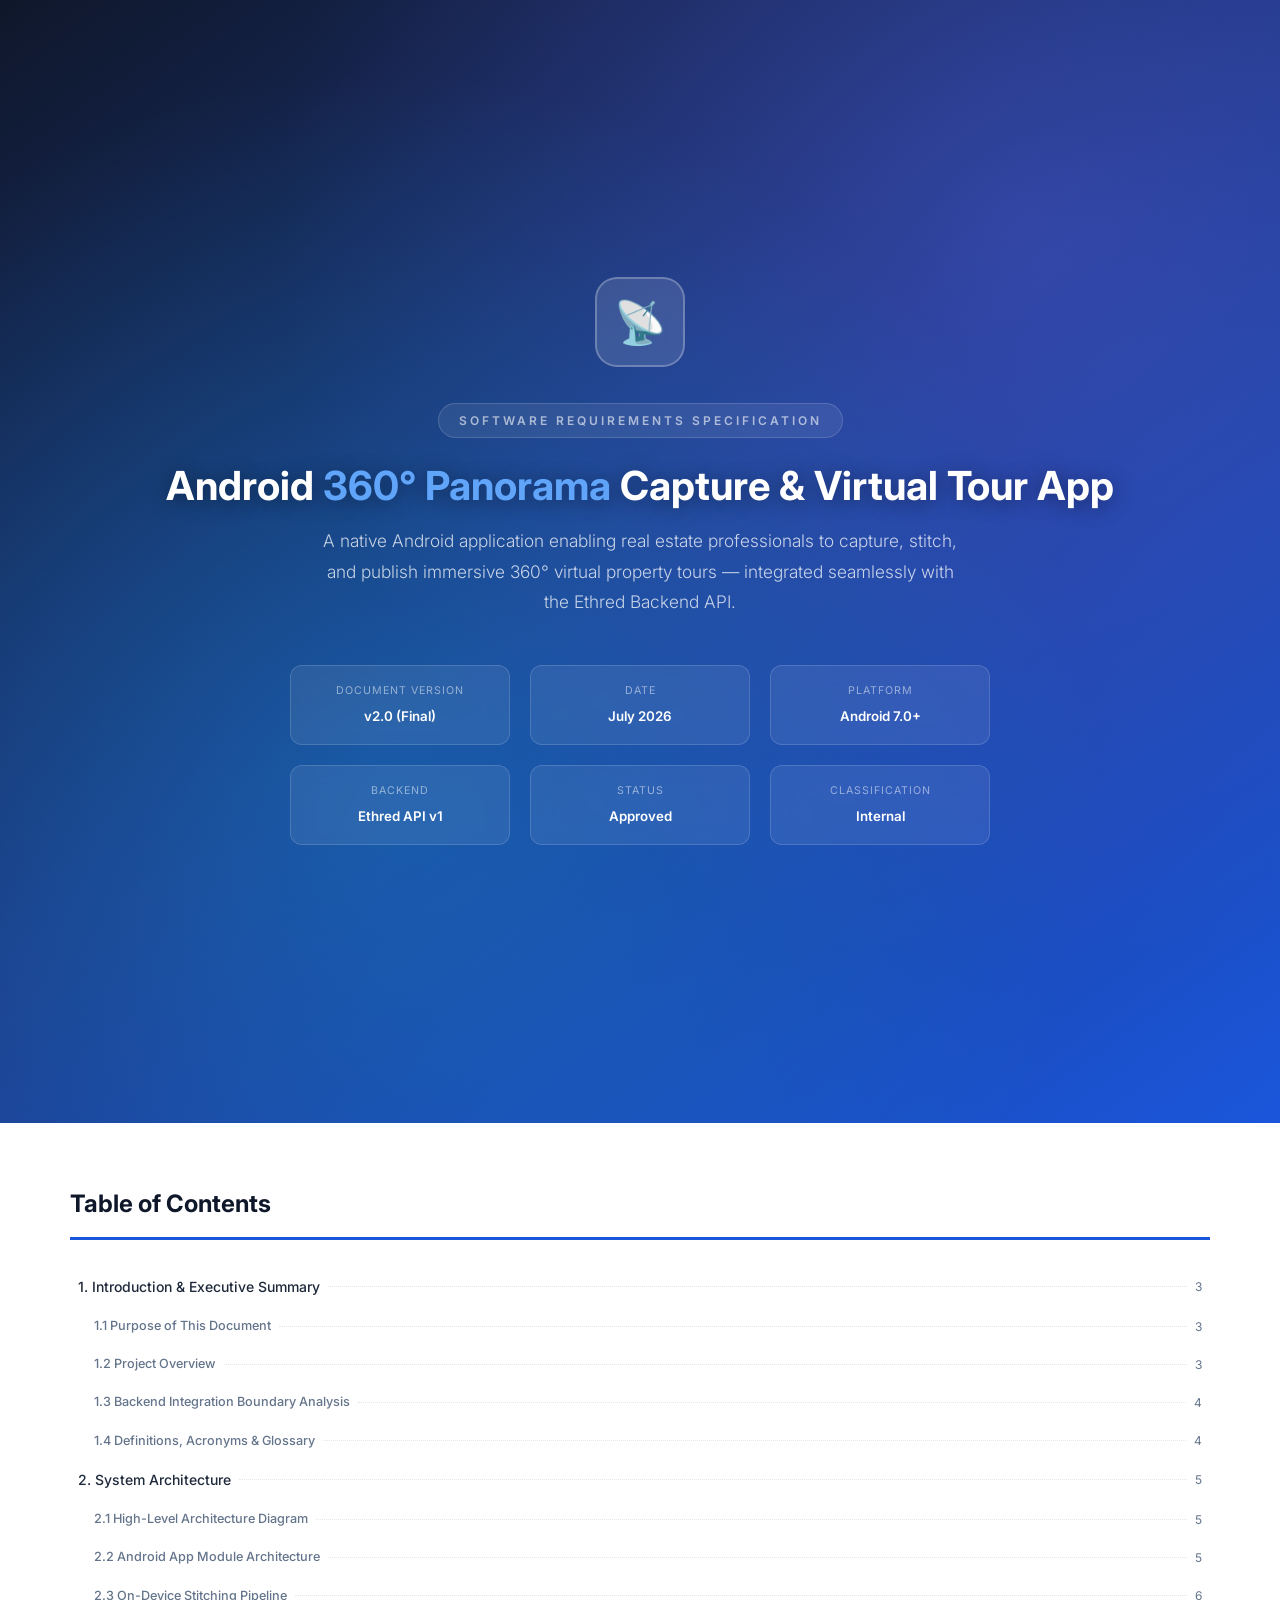
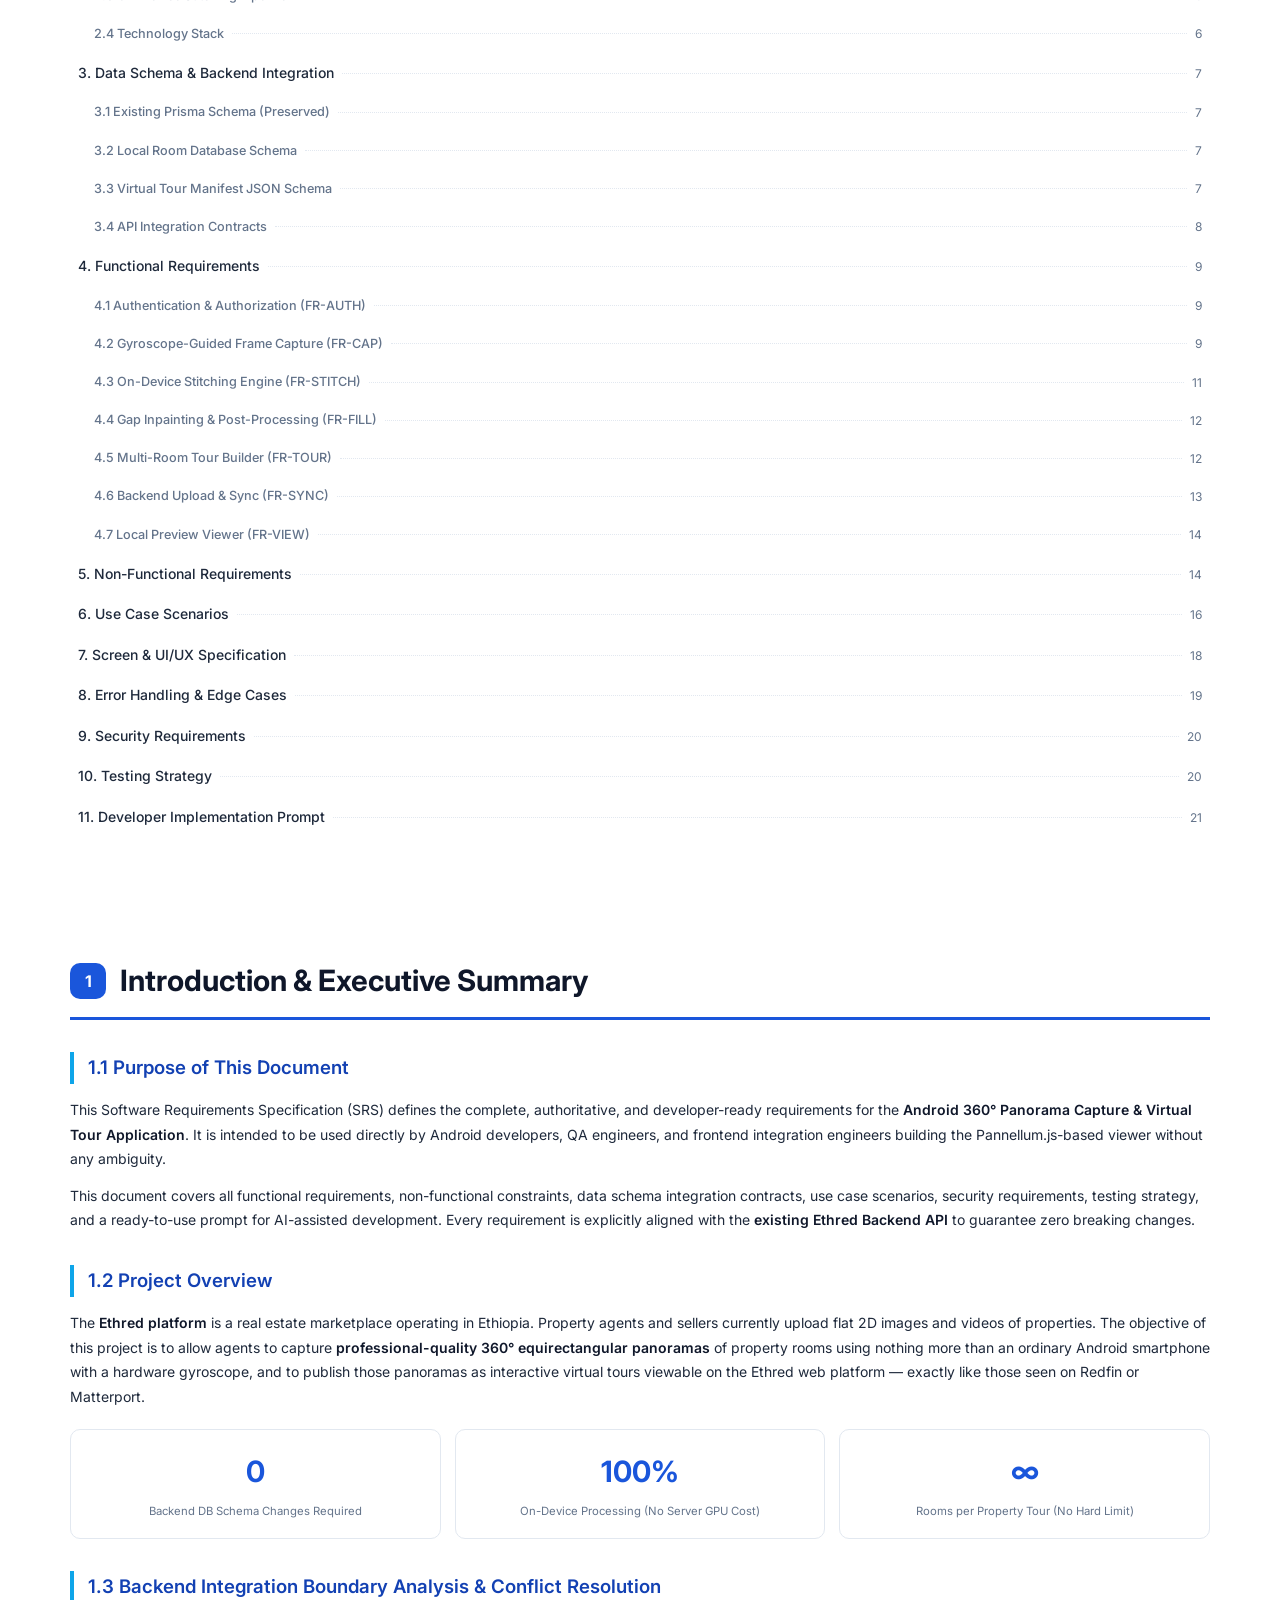
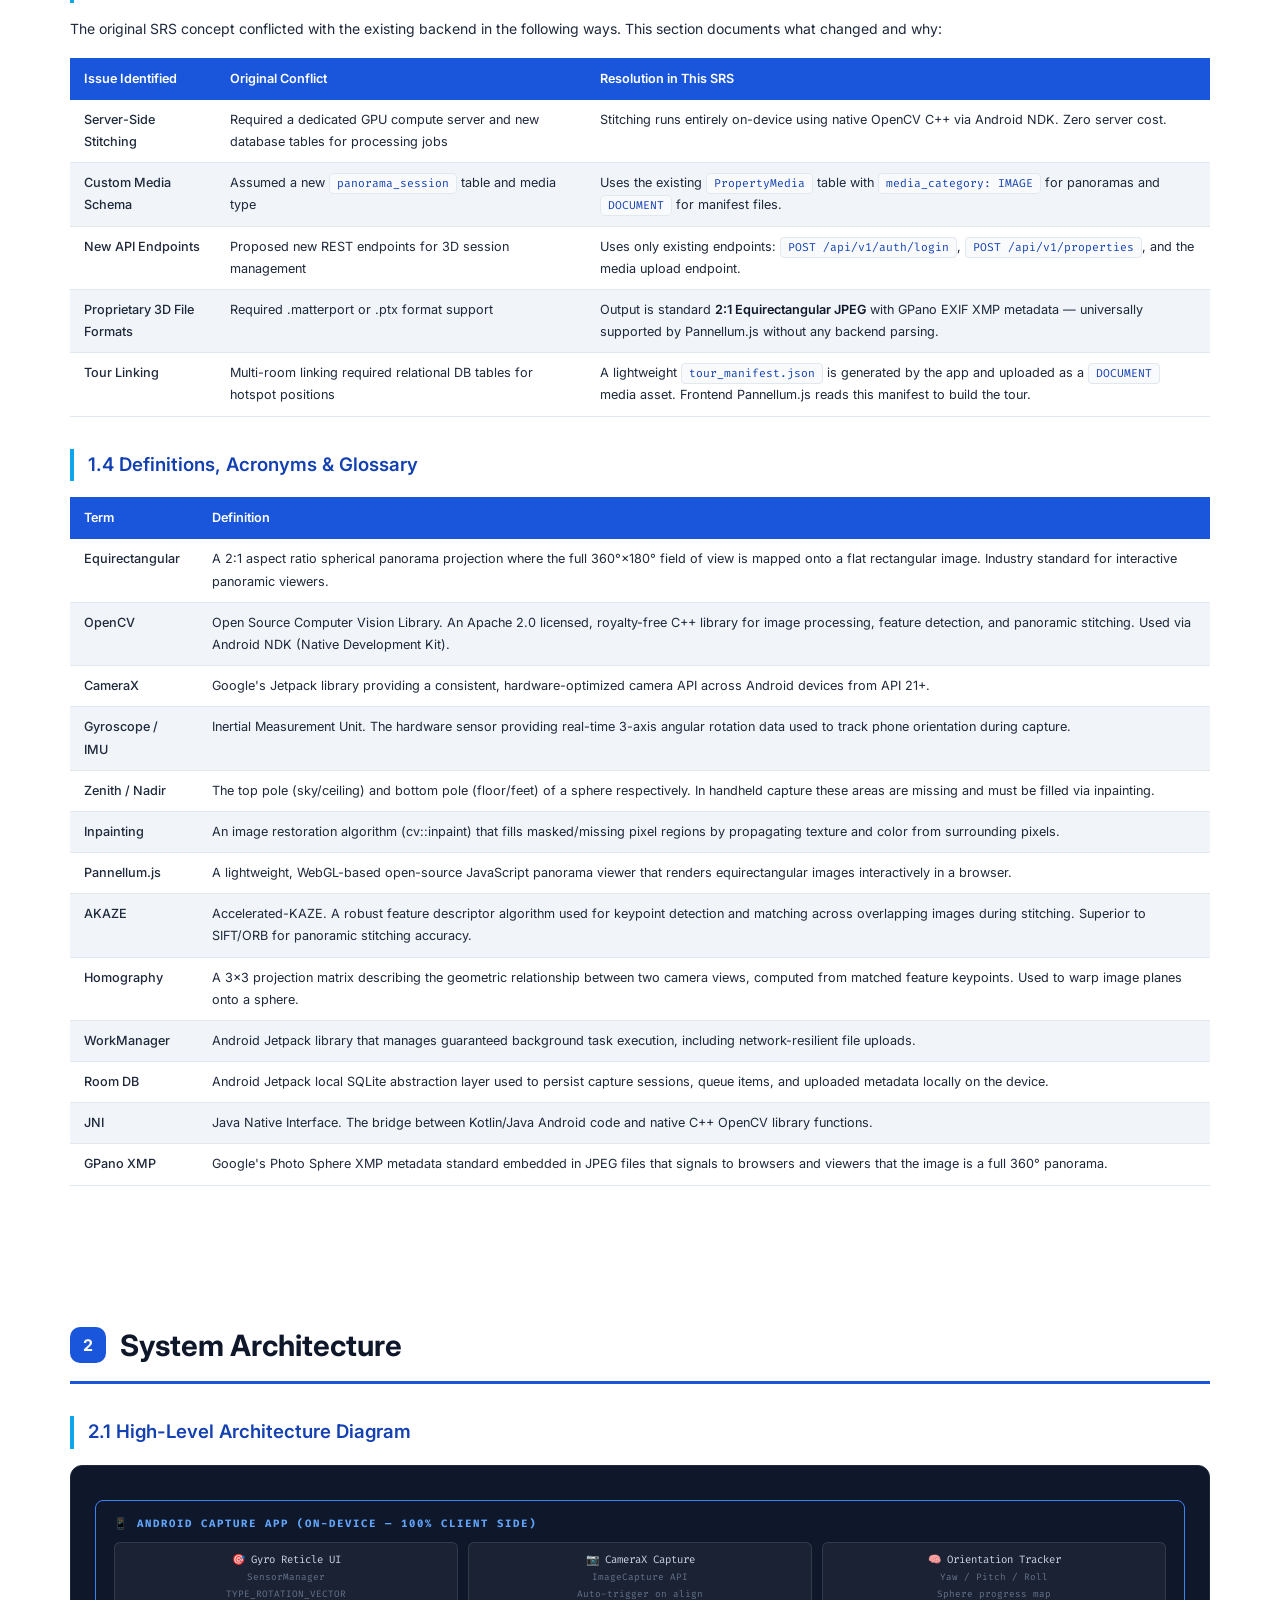
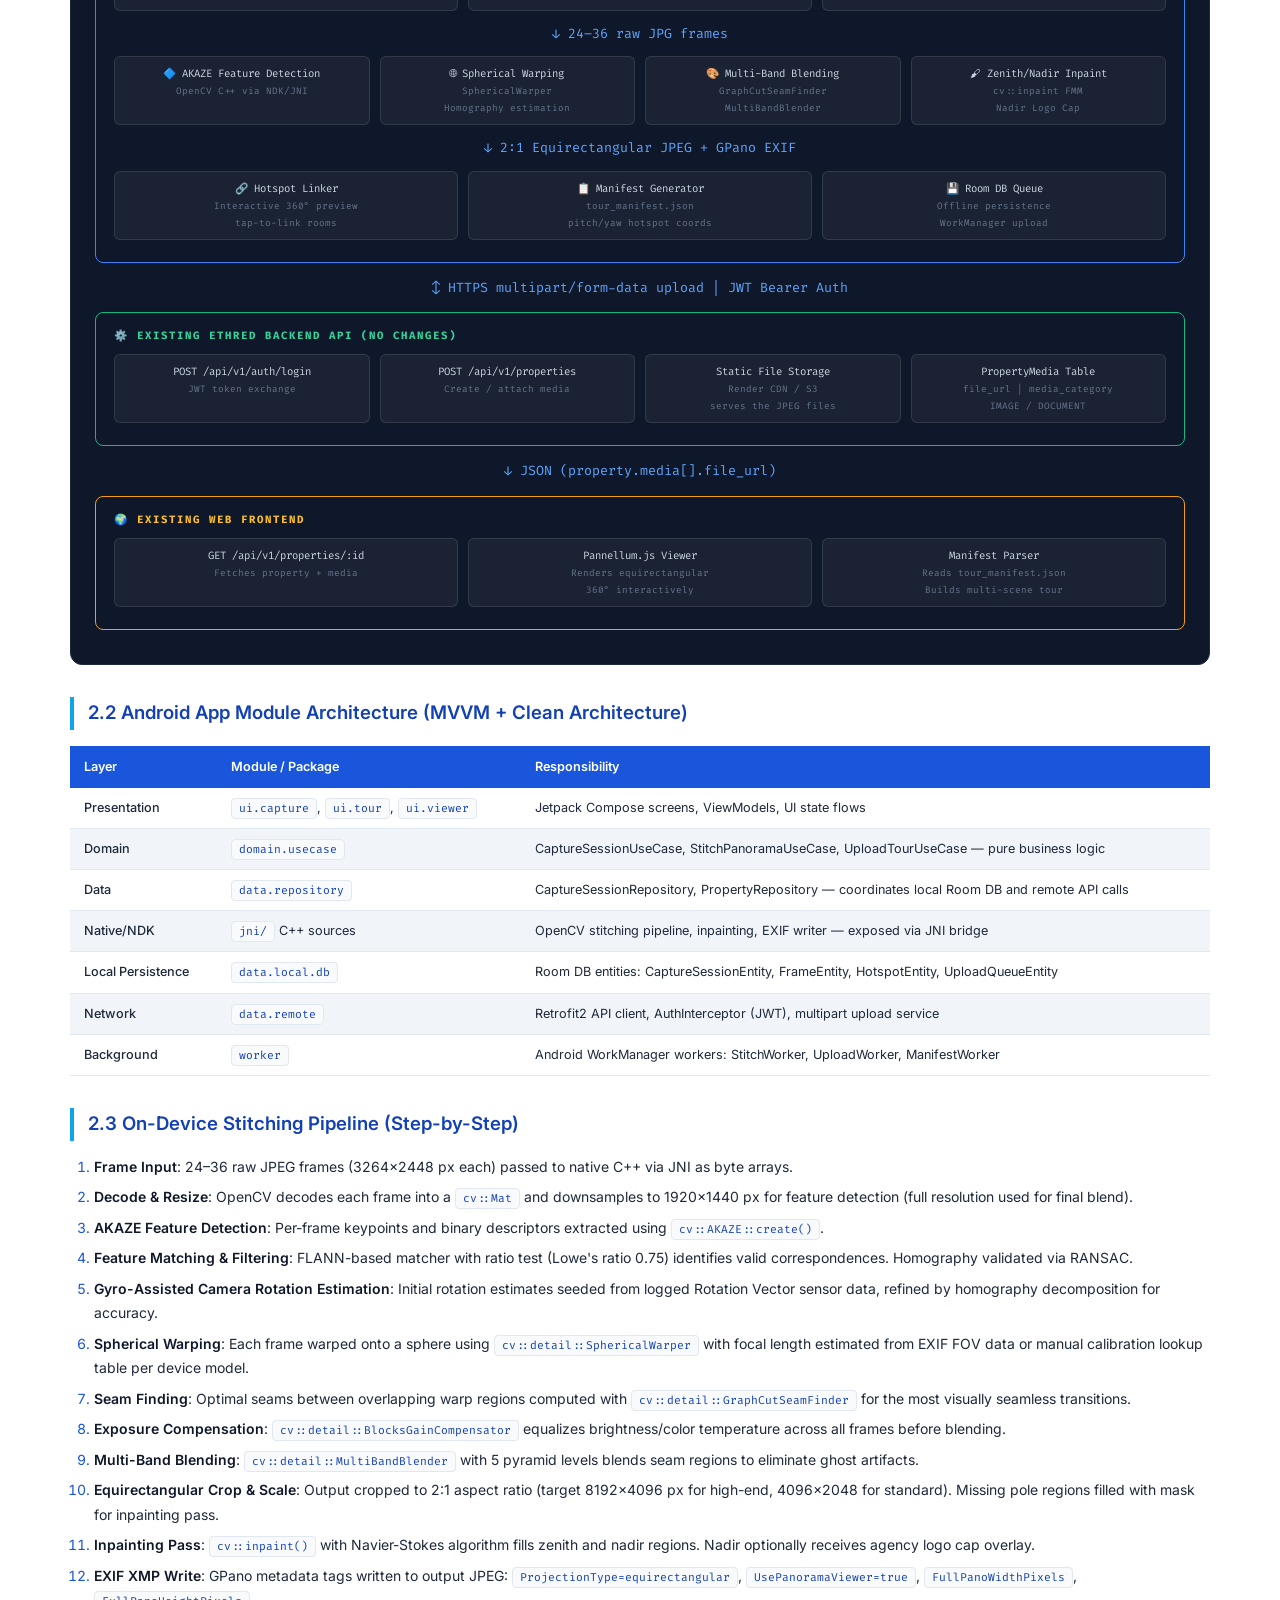
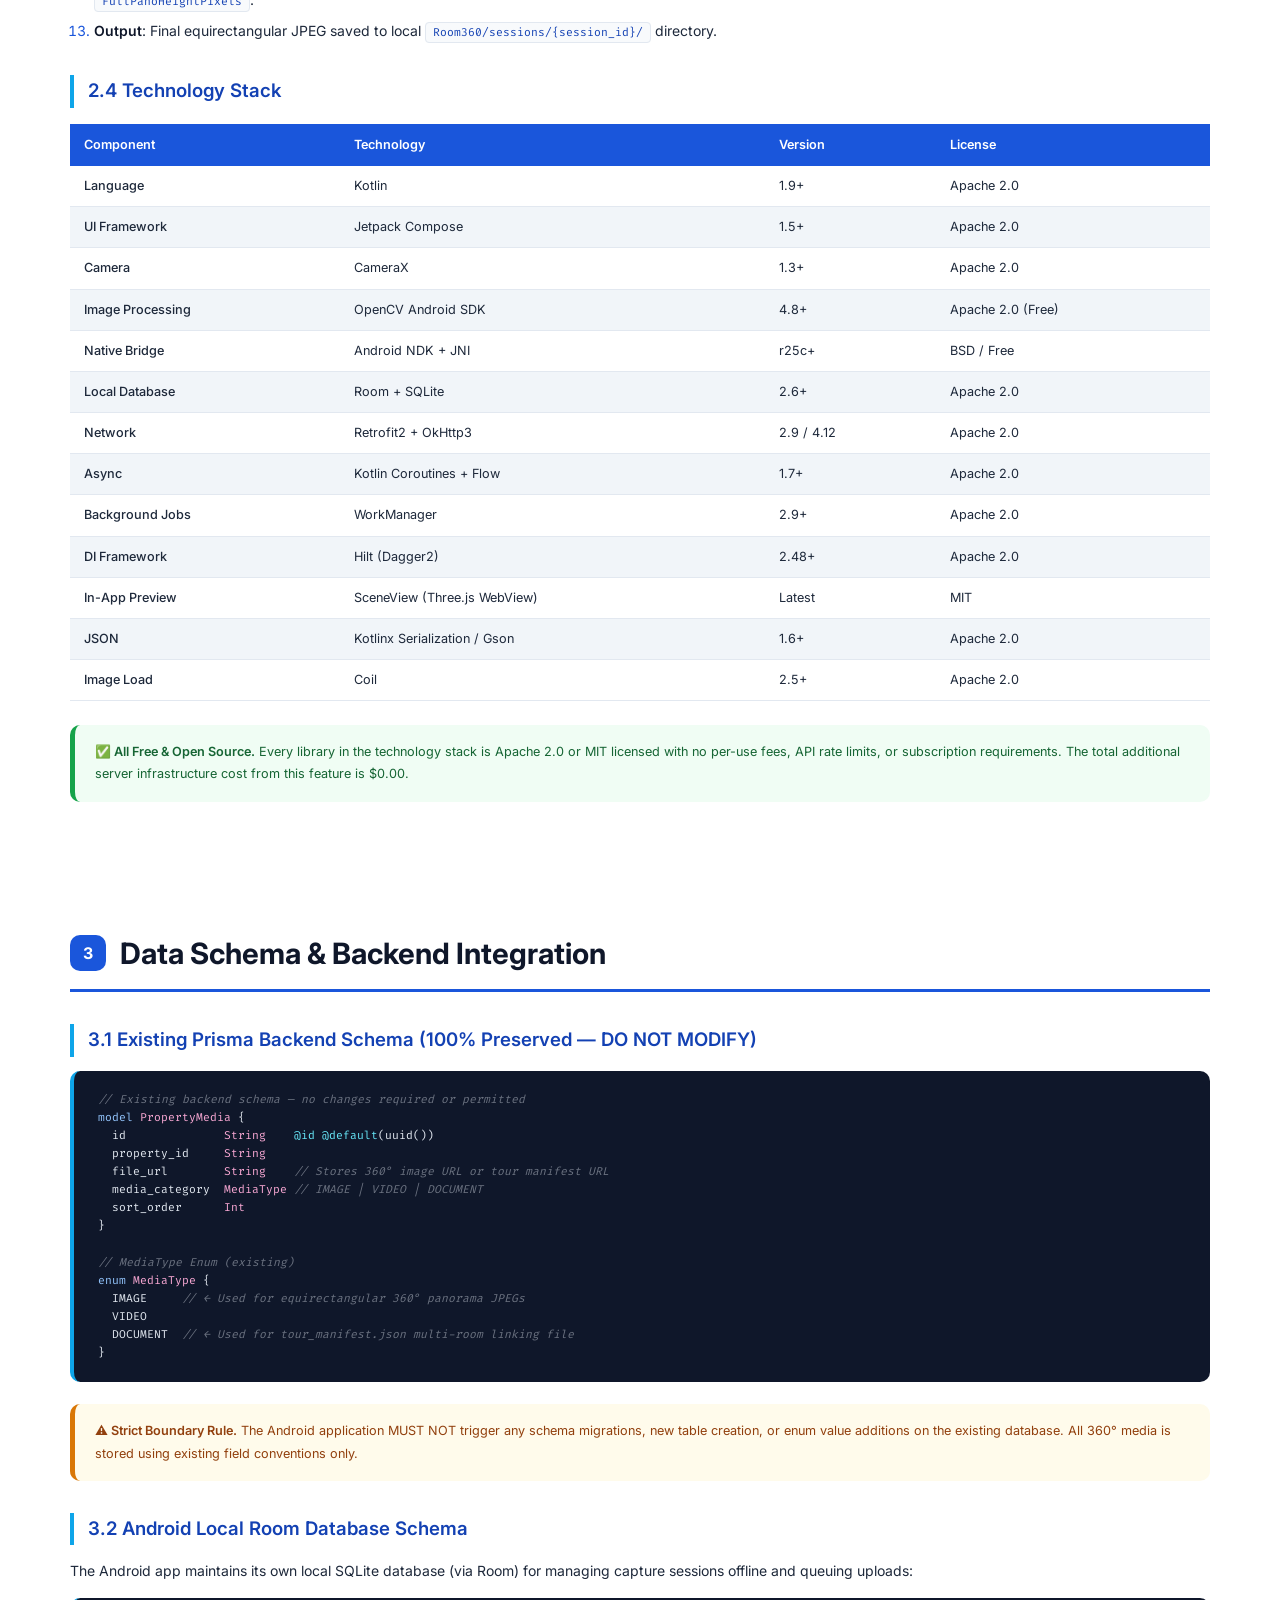
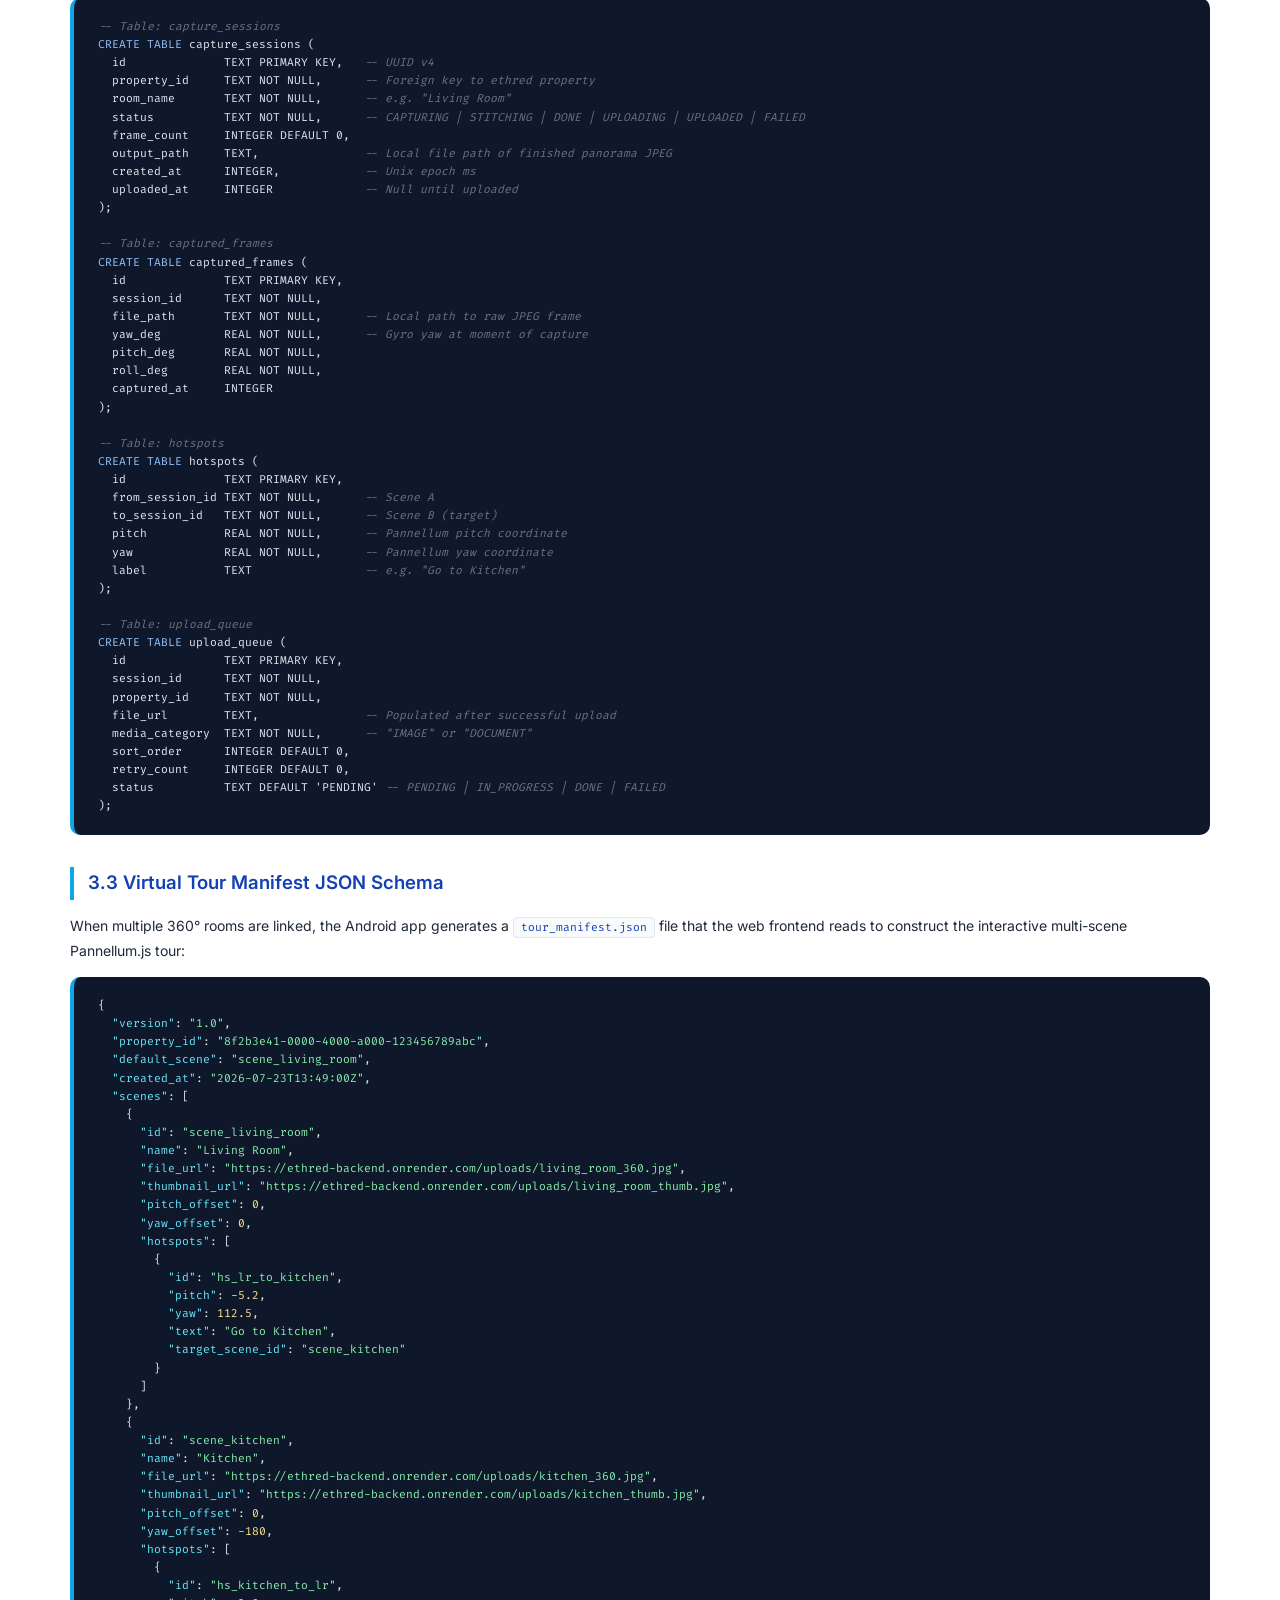
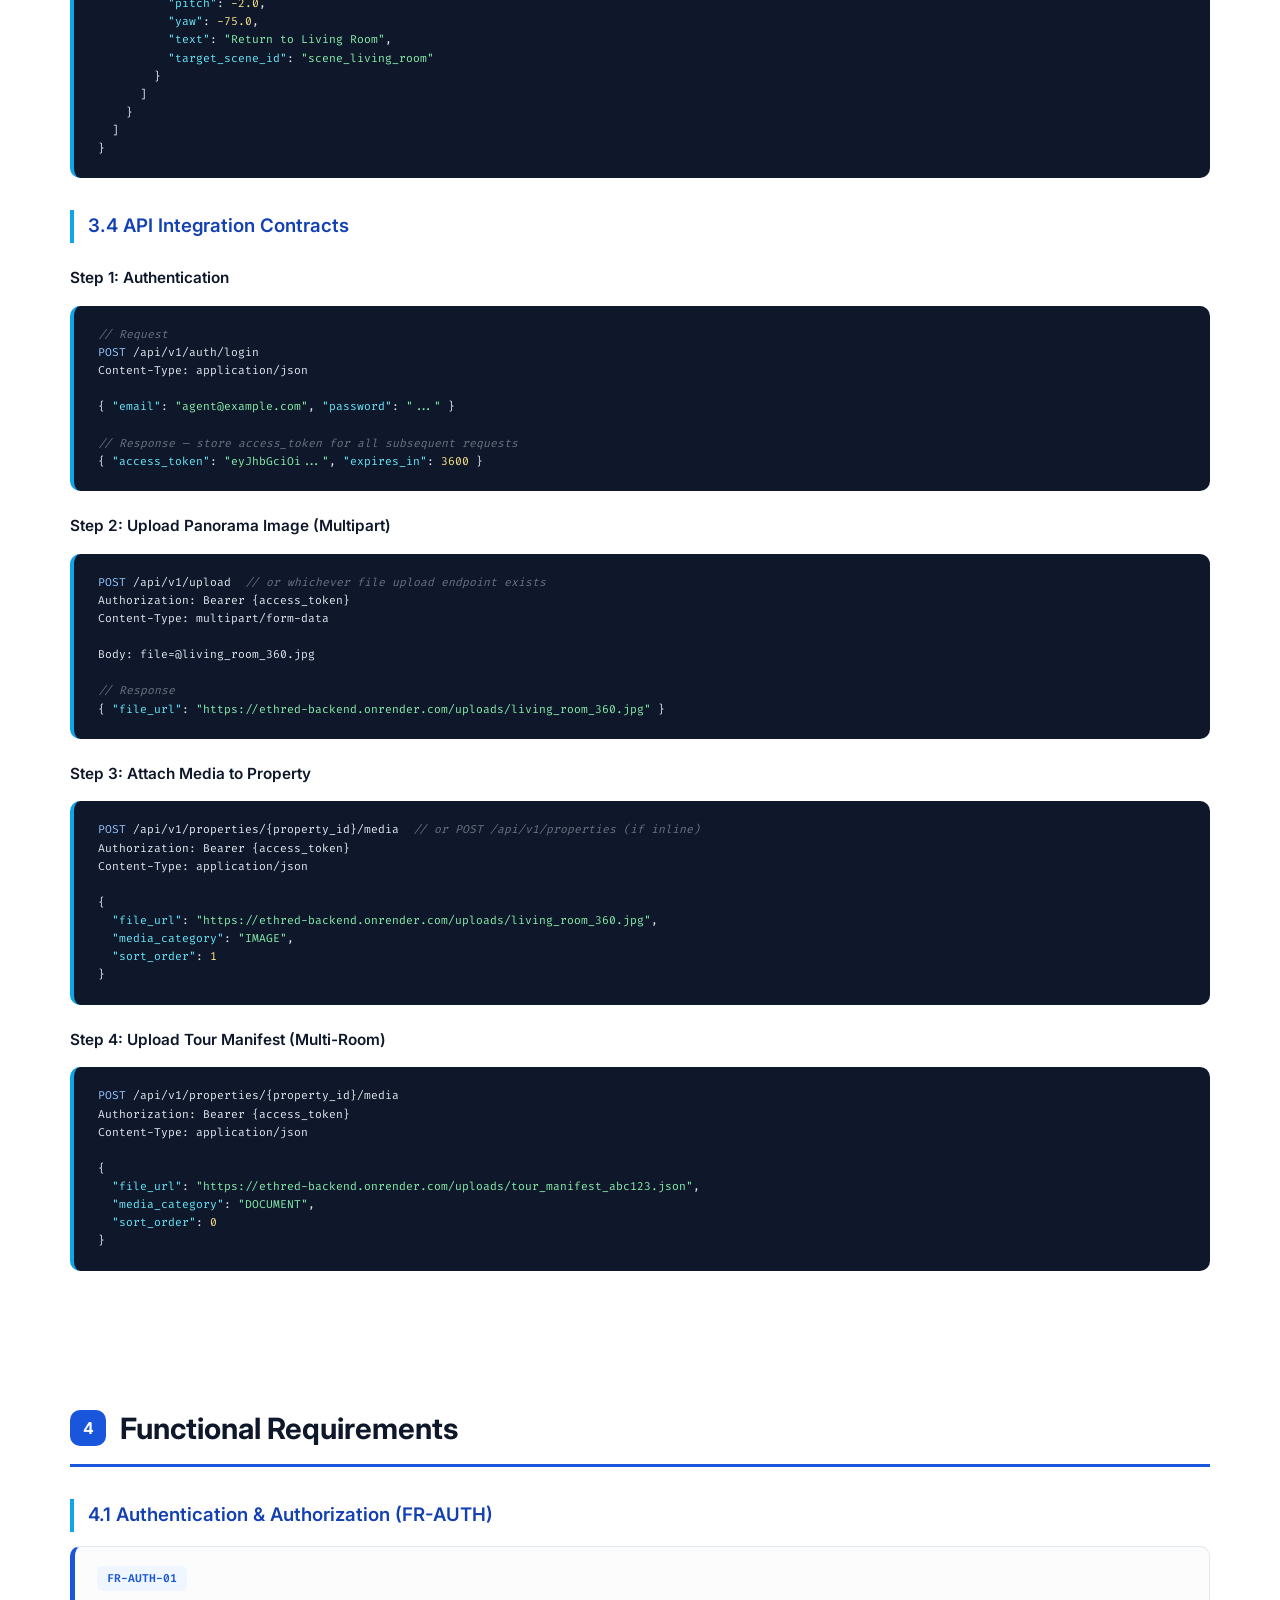
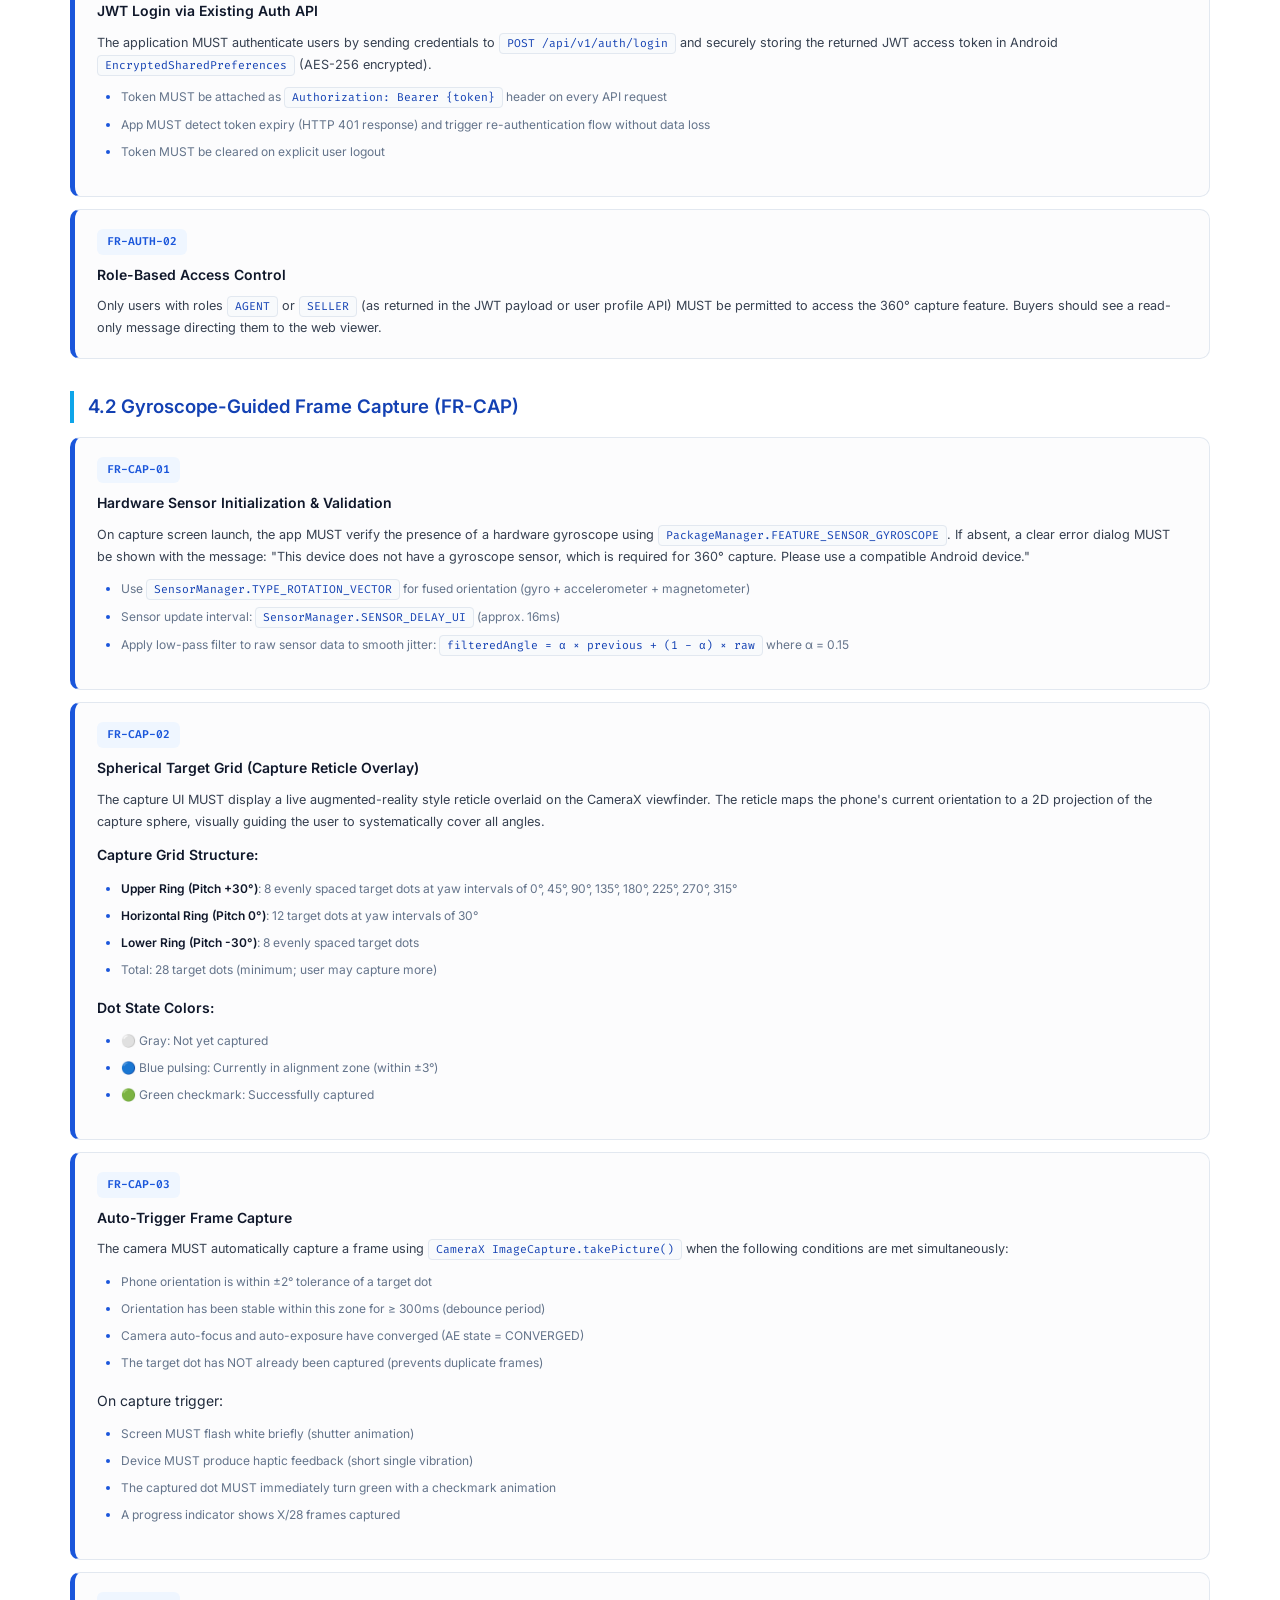
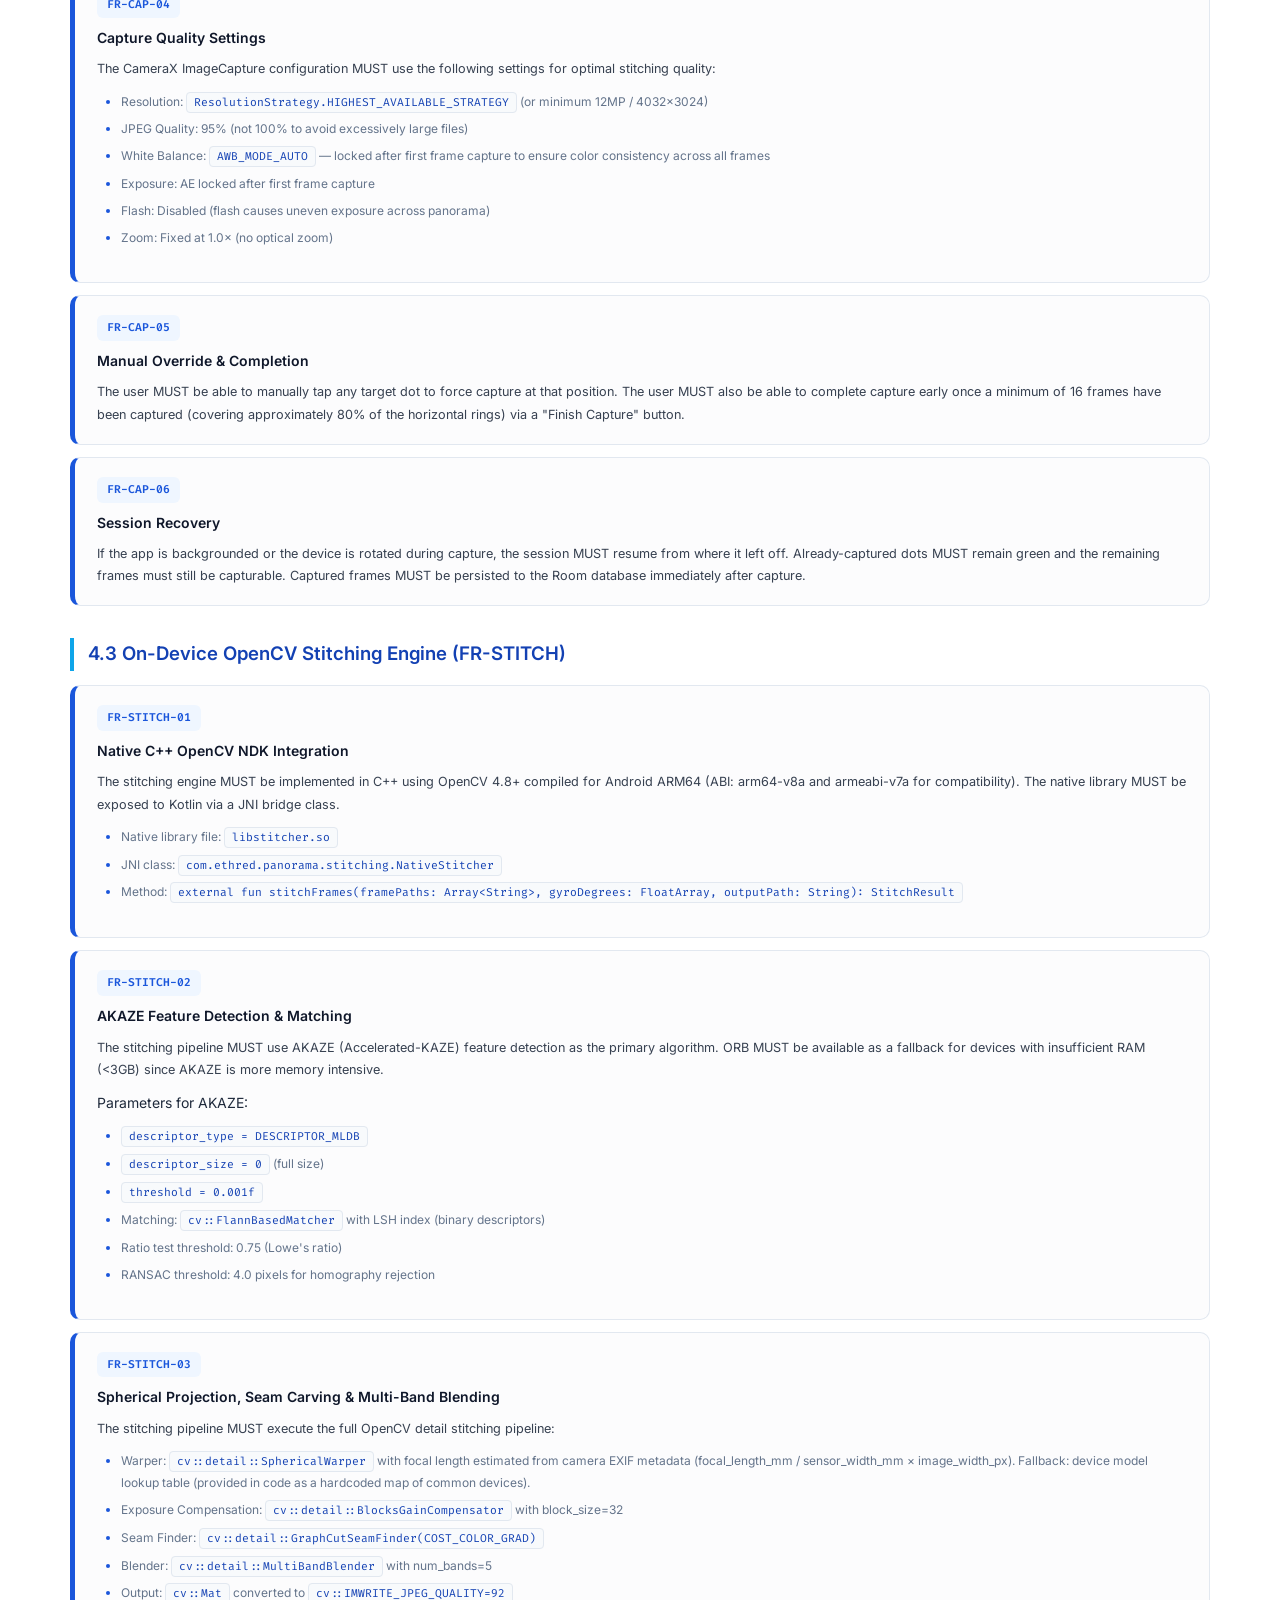
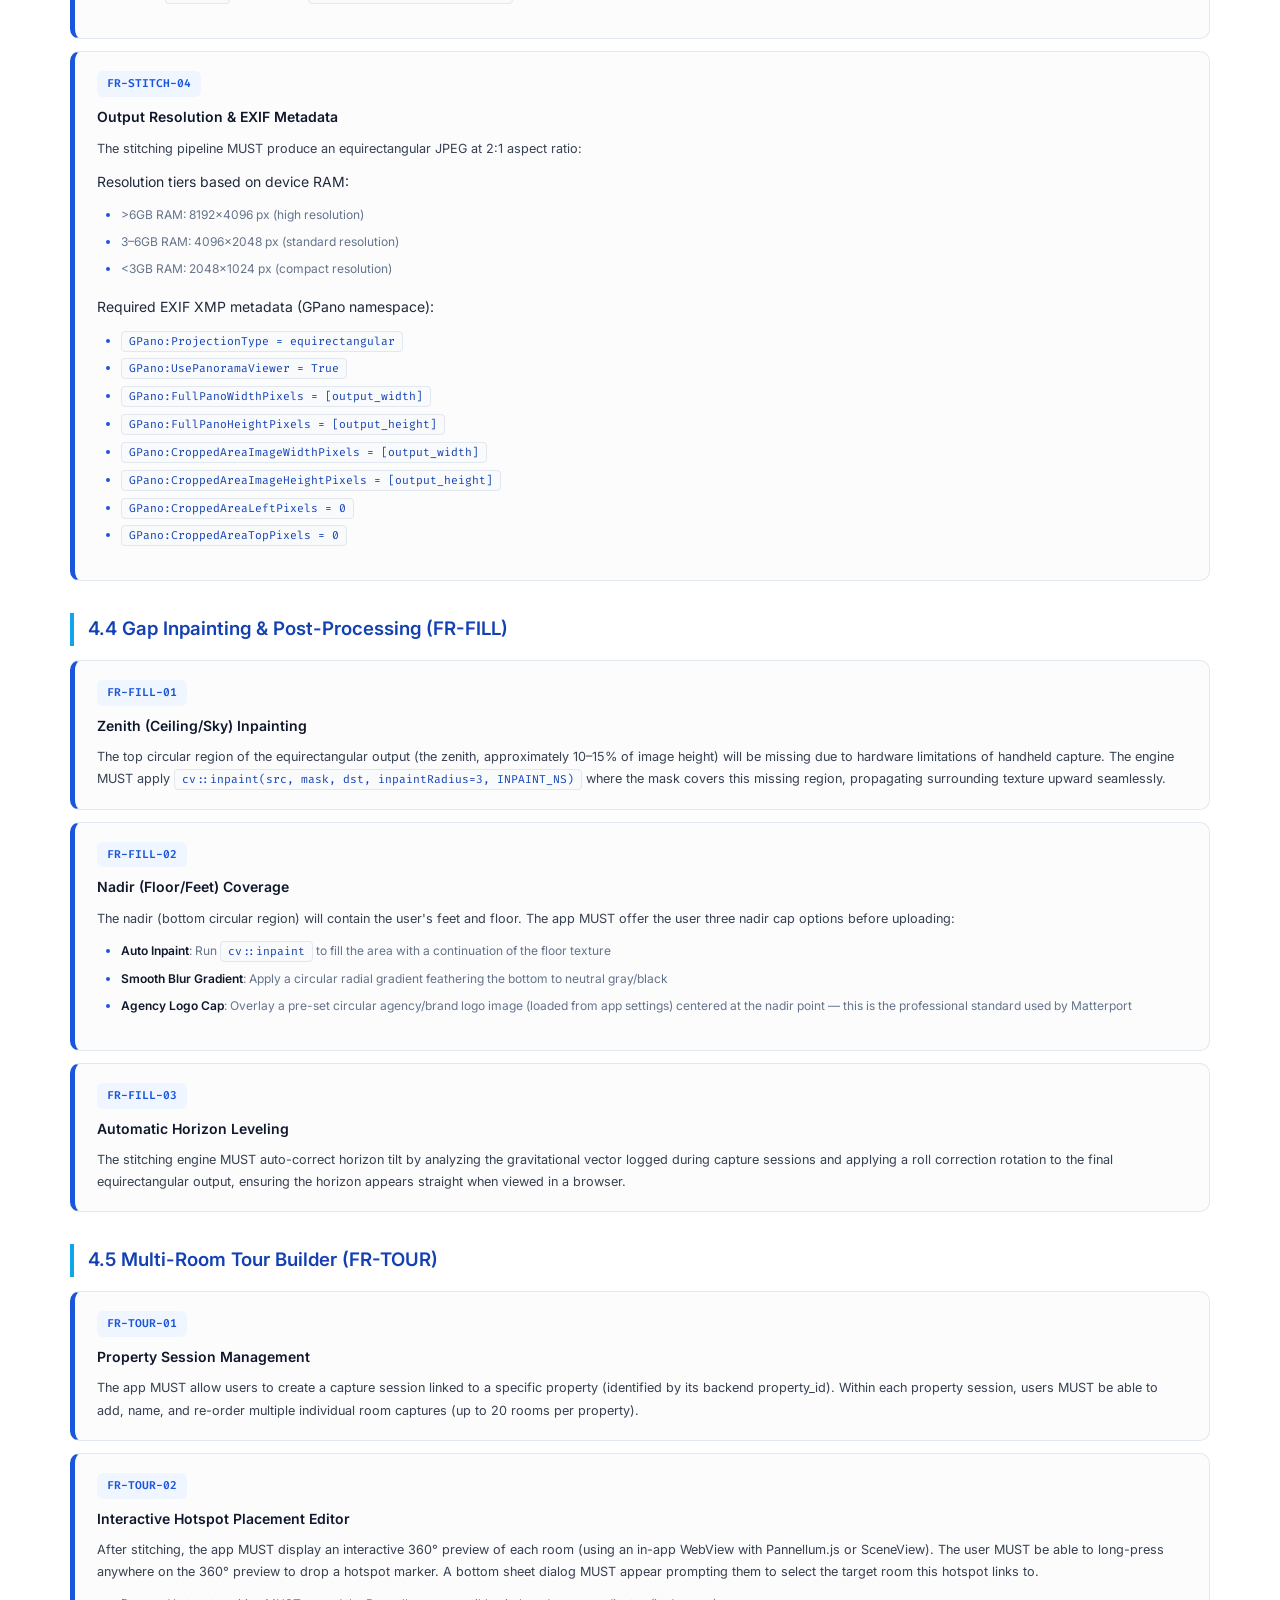
<file: srs_360_app.html>
<!DOCTYPE html>
<html lang="en">
<head>
<meta charset="UTF-8"/>
<meta name="viewport" content="width=device-width, initial-scale=1.0"/>
<title>SRS – Android 360° Panorama Capture & Virtual Tour App</title>
<style>
  @import url('https://fonts.googleapis.com/css2?family=Inter:wght@300;400;500;600;700&family=Fira+Code:wght@400;500&display=swap');

  :root {
    --primary: #1a56db;
    --primary-dark: #1341b3;
    --accent: #0ea5e9;
    --dark: #0f172a;
    --text: #1e293b;
    --muted: #64748b;
    --border: #e2e8f0;
    --bg-code: #f8fafc;
    --bg-section: #f1f5f9;
    --success: #16a34a;
    --warning: #d97706;
    --danger: #dc2626;
  }

  * { box-sizing: border-box; margin: 0; padding: 0; }

  body {
    font-family: 'Inter', sans-serif;
    font-size: 10.5pt;
    line-height: 1.75;
    color: var(--text);
    background: #fff;
    padding: 0;
  }

  /* ── Cover Page ── */
  .cover {
    background: linear-gradient(145deg, #0f172a 0%, #1e3a8a 50%, #1a56db 100%);
    color: #fff;
    min-height: 297mm;
    display: flex;
    flex-direction: column;
    justify-content: center;
    align-items: center;
    text-align: center;
    padding: 60px 80px;
    page-break-after: always;
    position: relative;
    overflow: hidden;
  }
  .cover::before {
    content: '';
    position: absolute;
    inset: 0;
    background: radial-gradient(circle at 30% 70%, rgba(14,165,233,0.3) 0%, transparent 60%),
                radial-gradient(circle at 80% 20%, rgba(99,102,241,0.3) 0%, transparent 55%);
  }
  .cover-logo {
    width: 90px; height: 90px;
    border-radius: 22px;
    background: rgba(255,255,255,0.12);
    border: 2px solid rgba(255,255,255,0.25);
    display: flex; align-items: center; justify-content: center;
    font-size: 42px; margin-bottom: 36px;
    backdrop-filter: blur(10px);
    position: relative; z-index: 1;
  }
  .cover-badge {
    font-size: 9pt; font-weight: 600; letter-spacing: 3px;
    text-transform: uppercase; color: rgba(255,255,255,0.6);
    background: rgba(255,255,255,0.08);
    border: 1px solid rgba(255,255,255,0.15);
    padding: 6px 20px; border-radius: 999px;
    margin-bottom: 24px; position: relative; z-index: 1;
  }
  .cover h1 {
    font-size: 30pt; font-weight: 700; line-height: 1.2;
    margin-bottom: 16px; position: relative; z-index: 1;
    text-shadow: 0 2px 20px rgba(0,0,0,0.4);
  }
  .cover h1 span { color: #60a5fa; }
  .cover p {
    font-size: 13pt; font-weight: 300; color: rgba(255,255,255,0.75);
    max-width: 640px; margin-bottom: 48px; position: relative; z-index: 1;
  }
  .cover-meta {
    display: grid; grid-template-columns: 1fr 1fr 1fr;
    gap: 20px; width: 100%; max-width: 700px;
    position: relative; z-index: 1;
  }
  .cover-meta-item {
    background: rgba(255,255,255,0.08);
    border: 1px solid rgba(255,255,255,0.15);
    border-radius: 12px; padding: 16px;
    backdrop-filter: blur(10px);
  }
  .cover-meta-item .label { font-size: 8pt; color: rgba(255,255,255,0.5); text-transform: uppercase; letter-spacing: 1px; }
  .cover-meta-item .value { font-size: 10pt; font-weight: 600; color: #fff; margin-top: 4px; }

  /* ── TOC ── */
  .toc-page {
    page-break-after: always;
    padding: 60px 70px;
  }
  .toc-page h2 { font-size: 18pt; color: var(--dark); border-bottom: 3px solid var(--primary); padding-bottom: 12px; margin-bottom: 30px; }
  .toc-section { margin-bottom: 6px; }
  .toc-section a { color: var(--text); text-decoration: none; display: flex; justify-content: space-between; align-items: center; padding: 5px 8px; border-radius: 6px; }
  .toc-section a:hover { background: var(--bg-section); }
  .toc-section .toc-title { font-weight: 500; }
  .toc-section .toc-dots { flex: 1; border-bottom: 1px dotted var(--border); margin: 0 8px; }
  .toc-section .toc-pg { color: var(--muted); font-size: 9pt; }
  .toc-subsection a { padding-left: 24px; color: var(--muted); font-size: 9.5pt; }

  /* ── Main Content ── */
  .content {
    padding: 55px 70px;
  }

  h1.section-title {
    font-size: 22pt; font-weight: 700; color: var(--dark);
    border-bottom: 3px solid var(--primary);
    padding-bottom: 10px; margin-bottom: 28px; margin-top: 50px;
    display: flex; align-items: center; gap: 14px;
  }
  h1.section-title:first-child { margin-top: 0; }
  h1.section-title .num {
    background: var(--primary); color: #fff;
    font-size: 12pt; font-weight: 700;
    width: 36px; height: 36px; border-radius: 10px;
    display: flex; align-items: center; justify-content: center;
    flex-shrink: 0;
  }

  h2.sub-title {
    font-size: 14pt; font-weight: 600; color: var(--primary-dark);
    margin: 32px 0 14px; padding-left: 14px;
    border-left: 4px solid var(--accent);
  }

  h3.sub-sub-title {
    font-size: 11.5pt; font-weight: 600; color: var(--dark);
    margin: 22px 0 10px;
  }

  p { margin-bottom: 12px; }

  ul, ol { margin: 10px 0 16px 24px; }
  li { margin-bottom: 6px; }
  li::marker { color: var(--primary); }

  strong { font-weight: 600; color: var(--dark); }

  /* ── Code Blocks ── */
  pre {
    background: var(--dark);
    color: #e2e8f0;
    font-family: 'Fira Code', monospace;
    font-size: 8.5pt;
    line-height: 1.6;
    padding: 20px 24px;
    border-radius: 10px;
    overflow-x: auto;
    margin: 14px 0 22px;
    border-left: 4px solid var(--accent);
  }
  code {
    font-family: 'Fira Code', monospace;
    font-size: 8.5pt;
    background: var(--bg-code);
    color: var(--primary-dark);
    padding: 2px 7px; border-radius: 4px;
    border: 1px solid var(--border);
  }
  pre code {
    background: none; border: none; color: inherit; padding: 0;
    font-size: inherit;
  }

  /* Syntax highlighting helpers */
  .kw { color: #93c5fd; }
  .str { color: #86efac; }
  .num { color: #fde68a; }
  .cm { color: #6b7280; font-style: italic; }
  .fn { color: #c4b5fd; }
  .type { color: #f9a8d4; }
  .prop { color: #67e8f9; }

  /* ── Tables ── */
  table {
    width: 100%; border-collapse: collapse;
    margin: 16px 0 24px; font-size: 9.5pt;
  }
  thead tr { background: var(--primary); color: #fff; }
  thead th { padding: 10px 14px; text-align: left; font-weight: 600; }
  tbody tr:nth-child(even) { background: var(--bg-section); }
  tbody tr:nth-child(odd) { background: #fff; }
  td { padding: 9px 14px; border-bottom: 1px solid var(--border); vertical-align: top; }
  td:first-child { font-weight: 500; }

  /* ── Callout Boxes ── */
  .callout {
    border-radius: 10px; padding: 16px 20px; margin: 16px 0;
    border-left: 5px solid; font-size: 9.5pt;
  }
  .callout.info { background: #eff6ff; border-color: var(--accent); color: #1e40af; }
  .callout.success { background: #f0fdf4; border-color: var(--success); color: #166534; }
  .callout.warning { background: #fffbeb; border-color: var(--warning); color: #92400e; }
  .callout.danger { background: #fef2f2; border-color: var(--danger); color: #991b1b; }
  .callout strong { color: inherit; }

  /* ── Status Badges ── */
  .badge {
    display: inline-block; font-size: 8pt; font-weight: 600;
    padding: 3px 10px; border-radius: 999px; letter-spacing: 0.5px;
  }
  .badge.ready { background: #dcfce7; color: #166534; }
  .badge.pending { background: #fef9c3; color: #854d0e; }
  .badge.required { background: #ede9fe; color: #6d28d9; }
  .badge.optional { background: #f1f5f9; color: #475569; }

  /* ── Architecture Diagram ── */
  .arch-diagram {
    background: var(--dark); border-radius: 12px;
    padding: 24px; margin: 16px 0 24px;
    font-family: 'Fira Code', monospace; font-size: 8pt;
    color: #94a3b8; line-height: 1.6;
    border: 1px solid #1e293b;
  }
  .arch-layer {
    border: 1px solid #334155; border-radius: 8px;
    padding: 14px 18px; margin: 10px 0;
  }
  .arch-layer .layer-title {
    font-size: 8pt; font-weight: 700; text-transform: uppercase;
    letter-spacing: 2px; margin-bottom: 10px;
  }
  .arch-layer.android { border-color: #3b82f6; }
  .arch-layer.android .layer-title { color: #60a5fa; }
  .arch-layer.backend { border-color: #10b981; }
  .arch-layer.backend .layer-title { color: #34d399; }
  .arch-layer.frontend { border-color: #f59e0b; }
  .arch-layer.frontend .layer-title { color: #fbbf24; }
  .arch-row { display: flex; gap: 10px; flex-wrap: wrap; margin: 8px 0; }
  .arch-box {
    background: rgba(255,255,255,0.05); border: 1px solid rgba(255,255,255,0.1);
    border-radius: 6px; padding: 8px 12px; font-size: 8pt; color: #cbd5e1;
    flex: 1; min-width: 140px; text-align: center;
  }
  .arch-arrow { color: #60a5fa; text-align: center; font-size: 10pt; padding: 4px 0; }

  /* ── Req Cards ── */
  .req-card {
    border: 1px solid var(--border); border-radius: 10px;
    padding: 18px 22px; margin: 12px 0;
    border-left: 5px solid var(--primary);
    background: #fcfcfd;
    page-break-inside: avoid;
  }
  .req-card .req-id {
    font-family: 'Fira Code', monospace;
    font-size: 8.5pt; font-weight: 600;
    color: var(--primary); background: #eff6ff;
    display: inline-block; padding: 3px 10px; border-radius: 6px;
    margin-bottom: 8px;
  }
  .req-card .req-title { font-size: 10.5pt; font-weight: 600; color: var(--dark); margin-bottom: 8px; }
  .req-card .req-desc { font-size: 9.5pt; color: #374151; }
  .req-card .req-details { margin-top: 10px; }
  .req-card .req-details li { font-size: 9pt; color: var(--muted); }

  /* ── Use Case Cards ── */
  .uc-card {
    background: linear-gradient(135deg, #f0f9ff 0%, #e0f2fe 100%);
    border: 1px solid #bae6fd; border-radius: 12px;
    padding: 22px 26px; margin: 16px 0;
    page-break-inside: avoid;
  }
  .uc-card h4 { color: #0369a1; font-size: 11pt; margin-bottom: 14px; }
  .uc-step {
    display: flex; gap: 12px; margin-bottom: 8px; align-items: flex-start;
  }
  .uc-step .step-num {
    background: var(--primary); color: #fff;
    width: 22px; height: 22px; border-radius: 50%;
    font-size: 8pt; font-weight: 700; flex-shrink: 0;
    display: flex; align-items: center; justify-content: center;
  }
  .uc-step .step-text { font-size: 9.5pt; color: var(--text); }
  .uc-step .step-text strong { color: #0369a1; }

  /* ── Page Breaks ── */
  .page-break { page-break-before: always; }

  /* ── Footer ── */
  @media print {
    @page { margin: 15mm 15mm; size: A4; }
    body { font-size: 10pt; }
    .cover { min-height: auto; }
    pre { break-inside: avoid; }
    .req-card { break-inside: avoid; }
    .uc-card { break-inside: avoid; }
    table { break-inside: avoid; }
  }

  .section-divider {
    height: 2px; background: linear-gradient(90deg, var(--primary), transparent);
    margin: 40px 0;
  }

  .highlight-box {
    background: linear-gradient(135deg, #1e3a8a, #1d4ed8);
    color: #fff; border-radius: 12px; padding: 22px 26px; margin: 16px 0;
  }
  .highlight-box h4 { color: #93c5fd; margin-bottom: 10px; font-size: 11pt; }
  .highlight-box p, .highlight-box li { color: rgba(255,255,255,0.85); font-size: 9.5pt; }

  .checklist li { list-style: none; padding-left: 0; margin-left: 0; }
  .checklist li::before { content: '✅ '; }
  .checklist.pending li::before { content: '⏳ '; }

  .two-col { display: grid; grid-template-columns: 1fr 1fr; gap: 16px; margin: 12px 0; }
  .two-col-3 { display: grid; grid-template-columns: 1fr 1fr 1fr; gap: 14px; margin: 12px 0; }
  .stat-card {
    border: 1px solid var(--border); border-radius: 10px; padding: 16px;
    text-align: center;
  }
  .stat-card .stat-value { font-size: 22pt; font-weight: 700; color: var(--primary); }
  .stat-card .stat-label { font-size: 8.5pt; color: var(--muted); margin-top: 4px; }
</style>
</head>
<body>

<!-- ╔══════════════════════════════════════════╗ -->
<!-- ║              COVER PAGE                  ║ -->
<!-- ╚══════════════════════════════════════════╝ -->
<div class="cover">
  <div class="cover-logo">📡</div>
  <div class="cover-badge">Software Requirements Specification</div>
  <h1>Android <span>360° Panorama</span> Capture &amp; Virtual Tour App</h1>
  <p>A native Android application enabling real estate professionals to capture, stitch, and publish immersive 360° virtual property tours — integrated seamlessly with the Ethred Backend API.</p>
  <div class="cover-meta">
    <div class="cover-meta-item">
      <div class="label">Document Version</div>
      <div class="value">v2.0 (Final)</div>
    </div>
    <div class="cover-meta-item">
      <div class="label">Date</div>
      <div class="value">July 2026</div>
    </div>
    <div class="cover-meta-item">
      <div class="label">Platform</div>
      <div class="value">Android 7.0+</div>
    </div>
    <div class="cover-meta-item">
      <div class="label">Backend</div>
      <div class="value">Ethred API v1</div>
    </div>
    <div class="cover-meta-item">
      <div class="label">Status</div>
      <div class="value">Approved</div>
    </div>
    <div class="cover-meta-item">
      <div class="label">Classification</div>
      <div class="value">Internal</div>
    </div>
  </div>
</div>

<!-- ╔══════════════════════════════════════════╗ -->
<!-- ║           TABLE OF CONTENTS             ║ -->
<!-- ╚══════════════════════════════════════════╝ -->
<div class="toc-page">
  <h2>Table of Contents</h2>

  <div class="toc-section"><a href="#s1"><span class="toc-title">1. Introduction &amp; Executive Summary</span><span class="toc-dots"></span><span class="toc-pg">3</span></a></div>
  <div class="toc-section toc-subsection"><a href="#s1-1"><span class="toc-title">1.1 Purpose of This Document</span><span class="toc-dots"></span><span class="toc-pg">3</span></a></div>
  <div class="toc-section toc-subsection"><a href="#s1-2"><span class="toc-title">1.2 Project Overview</span><span class="toc-dots"></span><span class="toc-pg">3</span></a></div>
  <div class="toc-section toc-subsection"><a href="#s1-3"><span class="toc-title">1.3 Backend Integration Boundary Analysis</span><span class="toc-dots"></span><span class="toc-pg">4</span></a></div>
  <div class="toc-section toc-subsection"><a href="#s1-4"><span class="toc-title">1.4 Definitions, Acronyms &amp; Glossary</span><span class="toc-dots"></span><span class="toc-pg">4</span></a></div>

  <div class="toc-section"><a href="#s2"><span class="toc-title">2. System Architecture</span><span class="toc-dots"></span><span class="toc-pg">5</span></a></div>
  <div class="toc-section toc-subsection"><a href="#s2-1"><span class="toc-title">2.1 High-Level Architecture Diagram</span><span class="toc-dots"></span><span class="toc-pg">5</span></a></div>
  <div class="toc-section toc-subsection"><a href="#s2-2"><span class="toc-title">2.2 Android App Module Architecture</span><span class="toc-dots"></span><span class="toc-pg">5</span></a></div>
  <div class="toc-section toc-subsection"><a href="#s2-3"><span class="toc-title">2.3 On-Device Stitching Pipeline</span><span class="toc-dots"></span><span class="toc-pg">6</span></a></div>
  <div class="toc-section toc-subsection"><a href="#s2-4"><span class="toc-title">2.4 Technology Stack</span><span class="toc-dots"></span><span class="toc-pg">6</span></a></div>

  <div class="toc-section"><a href="#s3"><span class="toc-title">3. Data Schema &amp; Backend Integration</span><span class="toc-dots"></span><span class="toc-pg">7</span></a></div>
  <div class="toc-section toc-subsection"><a href="#s3-1"><span class="toc-title">3.1 Existing Prisma Schema (Preserved)</span><span class="toc-dots"></span><span class="toc-pg">7</span></a></div>
  <div class="toc-section toc-subsection"><a href="#s3-2"><span class="toc-title">3.2 Local Room Database Schema</span><span class="toc-dots"></span><span class="toc-pg">7</span></a></div>
  <div class="toc-section toc-subsection"><a href="#s3-3"><span class="toc-title">3.3 Virtual Tour Manifest JSON Schema</span><span class="toc-dots"></span><span class="toc-pg">7</span></a></div>
  <div class="toc-section toc-subsection"><a href="#s3-4"><span class="toc-title">3.4 API Integration Contracts</span><span class="toc-dots"></span><span class="toc-pg">8</span></a></div>

  <div class="toc-section"><a href="#s4"><span class="toc-title">4. Functional Requirements</span><span class="toc-dots"></span><span class="toc-pg">9</span></a></div>
  <div class="toc-section toc-subsection"><a href="#s4-1"><span class="toc-title">4.1 Authentication &amp; Authorization (FR-AUTH)</span><span class="toc-dots"></span><span class="toc-pg">9</span></a></div>
  <div class="toc-section toc-subsection"><a href="#s4-2"><span class="toc-title">4.2 Gyroscope-Guided Frame Capture (FR-CAP)</span><span class="toc-dots"></span><span class="toc-pg">9</span></a></div>
  <div class="toc-section toc-subsection"><a href="#s4-3"><span class="toc-title">4.3 On-Device Stitching Engine (FR-STITCH)</span><span class="toc-dots"></span><span class="toc-pg">11</span></a></div>
  <div class="toc-section toc-subsection"><a href="#s4-4"><span class="toc-title">4.4 Gap Inpainting &amp; Post-Processing (FR-FILL)</span><span class="toc-dots"></span><span class="toc-pg">12</span></a></div>
  <div class="toc-section toc-subsection"><a href="#s4-5"><span class="toc-title">4.5 Multi-Room Tour Builder (FR-TOUR)</span><span class="toc-dots"></span><span class="toc-pg">12</span></a></div>
  <div class="toc-section toc-subsection"><a href="#s4-6"><span class="toc-title">4.6 Backend Upload &amp; Sync (FR-SYNC)</span><span class="toc-dots"></span><span class="toc-pg">13</span></a></div>
  <div class="toc-section toc-subsection"><a href="#s4-7"><span class="toc-title">4.7 Local Preview Viewer (FR-VIEW)</span><span class="toc-dots"></span><span class="toc-pg">14</span></a></div>

  <div class="toc-section"><a href="#s5"><span class="toc-title">5. Non-Functional Requirements</span><span class="toc-dots"></span><span class="toc-pg">14</span></a></div>
  <div class="toc-section"><a href="#s6"><span class="toc-title">6. Use Case Scenarios</span><span class="toc-dots"></span><span class="toc-pg">16</span></a></div>
  <div class="toc-section"><a href="#s7"><span class="toc-title">7. Screen &amp; UI/UX Specification</span><span class="toc-dots"></span><span class="toc-pg">18</span></a></div>
  <div class="toc-section"><a href="#s8"><span class="toc-title">8. Error Handling &amp; Edge Cases</span><span class="toc-dots"></span><span class="toc-pg">19</span></a></div>
  <div class="toc-section"><a href="#s9"><span class="toc-title">9. Security Requirements</span><span class="toc-dots"></span><span class="toc-pg">20</span></a></div>
  <div class="toc-section"><a href="#s10"><span class="toc-title">10. Testing Strategy</span><span class="toc-dots"></span><span class="toc-pg">20</span></a></div>
  <div class="toc-section"><a href="#s11"><span class="toc-title">11. Developer Implementation Prompt</span><span class="toc-dots"></span><span class="toc-pg">21</span></a></div>
</div>

<!-- ╔══════════════════════════════════════════╗ -->
<!-- ║        SECTION 1: INTRODUCTION          ║ -->
<!-- ╚══════════════════════════════════════════╝ -->
<div class="content" id="s1">
  <h1 class="section-title"><span class="num">1</span> Introduction &amp; Executive Summary</h1>

  <h2 class="sub-title" id="s1-1">1.1 Purpose of This Document</h2>
  <p>This Software Requirements Specification (SRS) defines the complete, authoritative, and developer-ready requirements for the <strong>Android 360° Panorama Capture &amp; Virtual Tour Application</strong>. It is intended to be used directly by Android developers, QA engineers, and frontend integration engineers building the Pannellum.js-based viewer without any ambiguity.</p>
  <p>This document covers all functional requirements, non-functional constraints, data schema integration contracts, use case scenarios, security requirements, testing strategy, and a ready-to-use prompt for AI-assisted development. Every requirement is explicitly aligned with the <strong>existing Ethred Backend API</strong> to guarantee zero breaking changes.</p>

  <h2 class="sub-title" id="s1-2">1.2 Project Overview</h2>
  <p>The <strong>Ethred platform</strong> is a real estate marketplace operating in Ethiopia. Property agents and sellers currently upload flat 2D images and videos of properties. The objective of this project is to allow agents to capture <strong>professional-quality 360° equirectangular panoramas</strong> of property rooms using nothing more than an ordinary Android smartphone with a hardware gyroscope, and to publish those panoramas as interactive virtual tours viewable on the Ethred web platform — exactly like those seen on Redfin or Matterport.</p>

  <div class="two-col-3" style="margin: 20px 0;">
    <div class="stat-card"><div class="stat-value">0</div><div class="stat-label">Backend DB Schema Changes Required</div></div>
    <div class="stat-card"><div class="stat-value">100%</div><div class="stat-label">On-Device Processing (No Server GPU Cost)</div></div>
    <div class="stat-card"><div class="stat-value">∞</div><div class="stat-label">Rooms per Property Tour (No Hard Limit)</div></div>
  </div>

  <h2 class="sub-title" id="s1-3">1.3 Backend Integration Boundary Analysis &amp; Conflict Resolution</h2>
  <p>The original SRS concept conflicted with the existing backend in the following ways. This section documents what changed and why:</p>

  <table>
    <thead>
      <tr><th>Issue Identified</th><th>Original Conflict</th><th>Resolution in This SRS</th></tr>
    </thead>
    <tbody>
      <tr>
        <td>Server-Side Stitching</td>
        <td>Required a dedicated GPU compute server and new database tables for processing jobs</td>
        <td>Stitching runs entirely on-device using native OpenCV C++ via Android NDK. Zero server cost.</td>
      </tr>
      <tr>
        <td>Custom Media Schema</td>
        <td>Assumed a new <code>panorama_session</code> table and media type</td>
        <td>Uses the existing <code>PropertyMedia</code> table with <code>media_category: IMAGE</code> for panoramas and <code>DOCUMENT</code> for manifest files.</td>
      </tr>
      <tr>
        <td>New API Endpoints</td>
        <td>Proposed new REST endpoints for 3D session management</td>
        <td>Uses only existing endpoints: <code>POST /api/v1/auth/login</code>, <code>POST /api/v1/properties</code>, and the media upload endpoint.</td>
      </tr>
      <tr>
        <td>Proprietary 3D File Formats</td>
        <td>Required .matterport or .ptx format support</td>
        <td>Output is standard <strong>2:1 Equirectangular JPEG</strong> with GPano EXIF XMP metadata — universally supported by Pannellum.js without any backend parsing.</td>
      </tr>
      <tr>
        <td>Tour Linking</td>
        <td>Multi-room linking required relational DB tables for hotspot positions</td>
        <td>A lightweight <code>tour_manifest.json</code> is generated by the app and uploaded as a <code>DOCUMENT</code> media asset. Frontend Pannellum.js reads this manifest to build the tour.</td>
      </tr>
    </tbody>
  </table>

  <h2 class="sub-title" id="s1-4">1.4 Definitions, Acronyms &amp; Glossary</h2>
  <table>
    <thead><tr><th>Term</th><th>Definition</th></tr></thead>
    <tbody>
      <tr><td>Equirectangular</td><td>A 2:1 aspect ratio spherical panorama projection where the full 360°×180° field of view is mapped onto a flat rectangular image. Industry standard for interactive panoramic viewers.</td></tr>
      <tr><td>OpenCV</td><td>Open Source Computer Vision Library. An Apache 2.0 licensed, royalty-free C++ library for image processing, feature detection, and panoramic stitching. Used via Android NDK (Native Development Kit).</td></tr>
      <tr><td>CameraX</td><td>Google's Jetpack library providing a consistent, hardware-optimized camera API across Android devices from API 21+.</td></tr>
      <tr><td>Gyroscope / IMU</td><td>Inertial Measurement Unit. The hardware sensor providing real-time 3-axis angular rotation data used to track phone orientation during capture.</td></tr>
      <tr><td>Zenith / Nadir</td><td>The top pole (sky/ceiling) and bottom pole (floor/feet) of a sphere respectively. In handheld capture these areas are missing and must be filled via inpainting.</td></tr>
      <tr><td>Inpainting</td><td>An image restoration algorithm (cv::inpaint) that fills masked/missing pixel regions by propagating texture and color from surrounding pixels.</td></tr>
      <tr><td>Pannellum.js</td><td>A lightweight, WebGL-based open-source JavaScript panorama viewer that renders equirectangular images interactively in a browser.</td></tr>
      <tr><td>AKAZE</td><td>Accelerated-KAZE. A robust feature descriptor algorithm used for keypoint detection and matching across overlapping images during stitching. Superior to SIFT/ORB for panoramic stitching accuracy.</td></tr>
      <tr><td>Homography</td><td>A 3×3 projection matrix describing the geometric relationship between two camera views, computed from matched feature keypoints. Used to warp image planes onto a sphere.</td></tr>
      <tr><td>WorkManager</td><td>Android Jetpack library that manages guaranteed background task execution, including network-resilient file uploads.</td></tr>
      <tr><td>Room DB</td><td>Android Jetpack local SQLite abstraction layer used to persist capture sessions, queue items, and uploaded metadata locally on the device.</td></tr>
      <tr><td>JNI</td><td>Java Native Interface. The bridge between Kotlin/Java Android code and native C++ OpenCV library functions.</td></tr>
      <tr><td>GPano XMP</td><td>Google's Photo Sphere XMP metadata standard embedded in JPEG files that signals to browsers and viewers that the image is a full 360° panorama.</td></tr>
    </tbody>
  </table>
</div>

<!-- ╔══════════════════════════════════════════╗ -->
<!-- ║      SECTION 2: SYSTEM ARCHITECTURE     ║ -->
<!-- ╚══════════════════════════════════════════╝ -->
<div class="content page-break" id="s2">
  <h1 class="section-title"><span class="num">2</span> System Architecture</h1>

  <h2 class="sub-title" id="s2-1">2.1 High-Level Architecture Diagram</h2>
  <div class="arch-diagram">
    <div class="arch-layer android">
      <div class="layer-title">📱 Android Capture App (On-Device — 100% Client Side)</div>
      <div class="arch-row">
        <div class="arch-box">🎯 Gyro Reticle UI<br/><span style="color:#64748b;font-size:7pt">SensorManager<br/>TYPE_ROTATION_VECTOR</span></div>
        <div class="arch-box">📷 CameraX Capture<br/><span style="color:#64748b;font-size:7pt">ImageCapture API<br/>Auto-trigger on align</span></div>
        <div class="arch-box">🧠 Orientation Tracker<br/><span style="color:#64748b;font-size:7pt">Yaw / Pitch / Roll<br/>Sphere progress map</span></div>
      </div>
      <div class="arch-arrow">↓ 24–36 raw JPG frames</div>
      <div class="arch-row">
        <div class="arch-box">🔷 AKAZE Feature Detection<br/><span style="color:#64748b;font-size:7pt">OpenCV C++ via NDK/JNI</span></div>
        <div class="arch-box">🌐 Spherical Warping<br/><span style="color:#64748b;font-size:7pt">SphericalWarper<br/>Homography estimation</span></div>
        <div class="arch-box">🎨 Multi-Band Blending<br/><span style="color:#64748b;font-size:7pt">GraphCutSeamFinder<br/>MultiBandBlender</span></div>
        <div class="arch-box">🖌 Zenith/Nadir Inpaint<br/><span style="color:#64748b;font-size:7pt">cv::inpaint FMM<br/>Nadir Logo Cap</span></div>
      </div>
      <div class="arch-arrow">↓ 2:1 Equirectangular JPEG + GPano EXIF</div>
      <div class="arch-row">
        <div class="arch-box">🔗 Hotspot Linker<br/><span style="color:#64748b;font-size:7pt">Interactive 360° preview<br/>tap-to-link rooms</span></div>
        <div class="arch-box">📋 Manifest Generator<br/><span style="color:#64748b;font-size:7pt">tour_manifest.json<br/>pitch/yaw hotspot coords</span></div>
        <div class="arch-box">💾 Room DB Queue<br/><span style="color:#64748b;font-size:7pt">Offline persistence<br/>WorkManager upload</span></div>
      </div>
    </div>
    <div class="arch-arrow">↕ HTTPS multipart/form-data upload | JWT Bearer Auth</div>
    <div class="arch-layer backend">
      <div class="layer-title">⚙️ Existing Ethred Backend API (No Changes)</div>
      <div class="arch-row">
        <div class="arch-box">POST /api/v1/auth/login<br/><span style="color:#64748b;font-size:7pt">JWT token exchange</span></div>
        <div class="arch-box">POST /api/v1/properties<br/><span style="color:#64748b;font-size:7pt">Create / attach media</span></div>
        <div class="arch-box">Static File Storage<br/><span style="color:#64748b;font-size:7pt">Render CDN / S3<br/>serves the JPEG files</span></div>
        <div class="arch-box">PropertyMedia Table<br/><span style="color:#64748b;font-size:7pt">file_url | media_category<br/>IMAGE / DOCUMENT</span></div>
      </div>
    </div>
    <div class="arch-arrow">↓ JSON (property.media[].file_url)</div>
    <div class="arch-layer frontend">
      <div class="layer-title">🌍 Existing Web Frontend</div>
      <div class="arch-row">
        <div class="arch-box">GET /api/v1/properties/:id<br/><span style="color:#64748b;font-size:7pt">Fetches property + media</span></div>
        <div class="arch-box">Pannellum.js Viewer<br/><span style="color:#64748b;font-size:7pt">Renders equirectangular<br/>360° interactively</span></div>
        <div class="arch-box">Manifest Parser<br/><span style="color:#64748b;font-size:7pt">Reads tour_manifest.json<br/>Builds multi-scene tour</span></div>
      </div>
    </div>
  </div>

  <h2 class="sub-title" id="s2-2">2.2 Android App Module Architecture (MVVM + Clean Architecture)</h2>
  <table>
    <thead><tr><th>Layer</th><th>Module / Package</th><th>Responsibility</th></tr></thead>
    <tbody>
      <tr><td>Presentation</td><td><code>ui.capture</code>, <code>ui.tour</code>, <code>ui.viewer</code></td><td>Jetpack Compose screens, ViewModels, UI state flows</td></tr>
      <tr><td>Domain</td><td><code>domain.usecase</code></td><td>CaptureSessionUseCase, StitchPanoramaUseCase, UploadTourUseCase — pure business logic</td></tr>
      <tr><td>Data</td><td><code>data.repository</code></td><td>CaptureSessionRepository, PropertyRepository — coordinates local Room DB and remote API calls</td></tr>
      <tr><td>Native/NDK</td><td><code>jni/</code> C++ sources</td><td>OpenCV stitching pipeline, inpainting, EXIF writer — exposed via JNI bridge</td></tr>
      <tr><td>Local Persistence</td><td><code>data.local.db</code></td><td>Room DB entities: CaptureSessionEntity, FrameEntity, HotspotEntity, UploadQueueEntity</td></tr>
      <tr><td>Network</td><td><code>data.remote</code></td><td>Retrofit2 API client, AuthInterceptor (JWT), multipart upload service</td></tr>
      <tr><td>Background</td><td><code>worker</code></td><td>Android WorkManager workers: StitchWorker, UploadWorker, ManifestWorker</td></tr>
    </tbody>
  </table>

  <h2 class="sub-title" id="s2-3">2.3 On-Device Stitching Pipeline (Step-by-Step)</h2>
  <ol>
    <li><strong>Frame Input</strong>: 24–36 raw JPEG frames (3264×2448 px each) passed to native C++ via JNI as byte arrays.</li>
    <li><strong>Decode &amp; Resize</strong>: OpenCV decodes each frame into a <code>cv::Mat</code> and downsamples to 1920×1440 px for feature detection (full resolution used for final blend).</li>
    <li><strong>AKAZE Feature Detection</strong>: Per-frame keypoints and binary descriptors extracted using <code>cv::AKAZE::create()</code>.</li>
    <li><strong>Feature Matching &amp; Filtering</strong>: FLANN-based matcher with ratio test (Lowe's ratio 0.75) identifies valid correspondences. Homography validated via RANSAC.</li>
    <li><strong>Gyro-Assisted Camera Rotation Estimation</strong>: Initial rotation estimates seeded from logged Rotation Vector sensor data, refined by homography decomposition for accuracy.</li>
    <li><strong>Spherical Warping</strong>: Each frame warped onto a sphere using <code>cv::detail::SphericalWarper</code> with focal length estimated from EXIF FOV data or manual calibration lookup table per device model.</li>
    <li><strong>Seam Finding</strong>: Optimal seams between overlapping warp regions computed with <code>cv::detail::GraphCutSeamFinder</code> for the most visually seamless transitions.</li>
    <li><strong>Exposure Compensation</strong>: <code>cv::detail::BlocksGainCompensator</code> equalizes brightness/color temperature across all frames before blending.</li>
    <li><strong>Multi-Band Blending</strong>: <code>cv::detail::MultiBandBlender</code> with 5 pyramid levels blends seam regions to eliminate ghost artifacts.</li>
    <li><strong>Equirectangular Crop &amp; Scale</strong>: Output cropped to 2:1 aspect ratio (target 8192×4096 px for high-end, 4096×2048 for standard). Missing pole regions filled with mask for inpainting pass.</li>
    <li><strong>Inpainting Pass</strong>: <code>cv::inpaint()</code> with Navier-Stokes algorithm fills zenith and nadir regions. Nadir optionally receives agency logo cap overlay.</li>
    <li><strong>EXIF XMP Write</strong>: GPano metadata tags written to output JPEG: <code>ProjectionType=equirectangular</code>, <code>UsePanoramaViewer=true</code>, <code>FullPanoWidthPixels</code>, <code>FullPanoHeightPixels</code>.</li>
    <li><strong>Output</strong>: Final equirectangular JPEG saved to local <code>Room360/sessions/{session_id}/</code> directory.</li>
  </ol>

  <h2 class="sub-title" id="s2-4">2.4 Technology Stack</h2>
  <table>
    <thead><tr><th>Component</th><th>Technology</th><th>Version</th><th>License</th></tr></thead>
    <tbody>
      <tr><td>Language</td><td>Kotlin</td><td>1.9+</td><td>Apache 2.0</td></tr>
      <tr><td>UI Framework</td><td>Jetpack Compose</td><td>1.5+</td><td>Apache 2.0</td></tr>
      <tr><td>Camera</td><td>CameraX</td><td>1.3+</td><td>Apache 2.0</td></tr>
      <tr><td>Image Processing</td><td>OpenCV Android SDK</td><td>4.8+</td><td>Apache 2.0 (Free)</td></tr>
      <tr><td>Native Bridge</td><td>Android NDK + JNI</td><td>r25c+</td><td>BSD / Free</td></tr>
      <tr><td>Local Database</td><td>Room + SQLite</td><td>2.6+</td><td>Apache 2.0</td></tr>
      <tr><td>Network</td><td>Retrofit2 + OkHttp3</td><td>2.9 / 4.12</td><td>Apache 2.0</td></tr>
      <tr><td>Async</td><td>Kotlin Coroutines + Flow</td><td>1.7+</td><td>Apache 2.0</td></tr>
      <tr><td>Background Jobs</td><td>WorkManager</td><td>2.9+</td><td>Apache 2.0</td></tr>
      <tr><td>DI Framework</td><td>Hilt (Dagger2)</td><td>2.48+</td><td>Apache 2.0</td></tr>
      <tr><td>In-App Preview</td><td>SceneView (Three.js WebView)</td><td>Latest</td><td>MIT</td></tr>
      <tr><td>JSON</td><td>Kotlinx Serialization / Gson</td><td>1.6+</td><td>Apache 2.0</td></tr>
      <tr><td>Image Load</td><td>Coil</td><td>2.5+</td><td>Apache 2.0</td></tr>
    </tbody>
  </table>
  <div class="callout success"><strong>✅ All Free &amp; Open Source.</strong> Every library in the technology stack is Apache 2.0 or MIT licensed with no per-use fees, API rate limits, or subscription requirements. The total additional server infrastructure cost from this feature is $0.00.</div>
</div>

<!-- ╔══════════════════════════════════════════╗ -->
<!-- ║      SECTION 3: DATA SCHEMA             ║ -->
<!-- ╚══════════════════════════════════════════╝ -->
<div class="content page-break" id="s3">
  <h1 class="section-title"><span class="num">3</span> Data Schema &amp; Backend Integration</h1>

  <h2 class="sub-title" id="s3-1">3.1 Existing Prisma Backend Schema (100% Preserved — DO NOT MODIFY)</h2>
  <pre><span class="cm">// Existing backend schema — no changes required or permitted</span>
<span class="kw">model</span> <span class="type">PropertyMedia</span> {
  id              <span class="type">String</span>    <span class="prop">@id</span> <span class="prop">@default</span>(uuid())
  property_id     <span class="type">String</span>
  file_url        <span class="type">String</span>    <span class="cm">// Stores 360° image URL or tour manifest URL</span>
  media_category  <span class="type">MediaType</span> <span class="cm">// IMAGE | VIDEO | DOCUMENT</span>
  sort_order      <span class="type">Int</span>
}

<span class="cm">// MediaType Enum (existing)</span>
<span class="kw">enum</span> <span class="type">MediaType</span> {
  IMAGE     <span class="cm">// ← Used for equirectangular 360° panorama JPEGs</span>
  VIDEO
  DOCUMENT  <span class="cm">// ← Used for tour_manifest.json multi-room linking file</span>
}</pre>

  <div class="callout warning"><strong>⚠️ Strict Boundary Rule.</strong> The Android application MUST NOT trigger any schema migrations, new table creation, or enum value additions on the existing database. All 360° media is stored using existing field conventions only.</div>

  <h2 class="sub-title" id="s3-2">3.2 Android Local Room Database Schema</h2>
  <p>The Android app maintains its own local SQLite database (via Room) for managing capture sessions offline and queuing uploads:</p>
  <pre><span class="cm">-- Table: capture_sessions</span>
<span class="kw">CREATE TABLE</span> capture_sessions (
  id              TEXT PRIMARY KEY,   <span class="cm">-- UUID v4</span>
  property_id     TEXT NOT NULL,      <span class="cm">-- Foreign key to ethred property</span>
  room_name       TEXT NOT NULL,      <span class="cm">-- e.g. "Living Room"</span>
  status          TEXT NOT NULL,      <span class="cm">-- CAPTURING | STITCHING | DONE | UPLOADING | UPLOADED | FAILED</span>
  frame_count     INTEGER DEFAULT 0,
  output_path     TEXT,               <span class="cm">-- Local file path of finished panorama JPEG</span>
  created_at      INTEGER,            <span class="cm">-- Unix epoch ms</span>
  uploaded_at     INTEGER             <span class="cm">-- Null until uploaded</span>
);

<span class="cm">-- Table: captured_frames</span>
<span class="kw">CREATE TABLE</span> captured_frames (
  id              TEXT PRIMARY KEY,
  session_id      TEXT NOT NULL,
  file_path       TEXT NOT NULL,      <span class="cm">-- Local path to raw JPEG frame</span>
  yaw_deg         REAL NOT NULL,      <span class="cm">-- Gyro yaw at moment of capture</span>
  pitch_deg       REAL NOT NULL,
  roll_deg        REAL NOT NULL,
  captured_at     INTEGER
);

<span class="cm">-- Table: hotspots</span>
<span class="kw">CREATE TABLE</span> hotspots (
  id              TEXT PRIMARY KEY,
  from_session_id TEXT NOT NULL,      <span class="cm">-- Scene A</span>
  to_session_id   TEXT NOT NULL,      <span class="cm">-- Scene B (target)</span>
  pitch           REAL NOT NULL,      <span class="cm">-- Pannellum pitch coordinate</span>
  yaw             REAL NOT NULL,      <span class="cm">-- Pannellum yaw coordinate</span>
  label           TEXT                <span class="cm">-- e.g. "Go to Kitchen"</span>
);

<span class="cm">-- Table: upload_queue</span>
<span class="kw">CREATE TABLE</span> upload_queue (
  id              TEXT PRIMARY KEY,
  session_id      TEXT NOT NULL,
  property_id     TEXT NOT NULL,
  file_url        TEXT,               <span class="cm">-- Populated after successful upload</span>
  media_category  TEXT NOT NULL,      <span class="cm">-- "IMAGE" or "DOCUMENT"</span>
  sort_order      INTEGER DEFAULT 0,
  retry_count     INTEGER DEFAULT 0,
  status          TEXT DEFAULT 'PENDING' <span class="cm">-- PENDING | IN_PROGRESS | DONE | FAILED</span>
);</pre>

  <h2 class="sub-title" id="s3-3">3.3 Virtual Tour Manifest JSON Schema</h2>
  <p>When multiple 360° rooms are linked, the Android app generates a <code>tour_manifest.json</code> file that the web frontend reads to construct the interactive multi-scene Pannellum.js tour:</p>
  <pre>{
  <span class="prop">"version"</span>: <span class="str">"1.0"</span>,
  <span class="prop">"property_id"</span>: <span class="str">"8f2b3e41-0000-4000-a000-123456789abc"</span>,
  <span class="prop">"default_scene"</span>: <span class="str">"scene_living_room"</span>,
  <span class="prop">"created_at"</span>: <span class="str">"2026-07-23T13:49:00Z"</span>,
  <span class="prop">"scenes"</span>: [
    {
      <span class="prop">"id"</span>: <span class="str">"scene_living_room"</span>,
      <span class="prop">"name"</span>: <span class="str">"Living Room"</span>,
      <span class="prop">"file_url"</span>: <span class="str">"https://ethred-backend.onrender.com/uploads/living_room_360.jpg"</span>,
      <span class="prop">"thumbnail_url"</span>: <span class="str">"https://ethred-backend.onrender.com/uploads/living_room_thumb.jpg"</span>,
      <span class="prop">"pitch_offset"</span>: <span class="num">0</span>,
      <span class="prop">"yaw_offset"</span>: <span class="num">0</span>,
      <span class="prop">"hotspots"</span>: [
        {
          <span class="prop">"id"</span>: <span class="str">"hs_lr_to_kitchen"</span>,
          <span class="prop">"pitch"</span>: <span class="num">-5.2</span>,
          <span class="prop">"yaw"</span>: <span class="num">112.5</span>,
          <span class="prop">"text"</span>: <span class="str">"Go to Kitchen"</span>,
          <span class="prop">"target_scene_id"</span>: <span class="str">"scene_kitchen"</span>
        }
      ]
    },
    {
      <span class="prop">"id"</span>: <span class="str">"scene_kitchen"</span>,
      <span class="prop">"name"</span>: <span class="str">"Kitchen"</span>,
      <span class="prop">"file_url"</span>: <span class="str">"https://ethred-backend.onrender.com/uploads/kitchen_360.jpg"</span>,
      <span class="prop">"thumbnail_url"</span>: <span class="str">"https://ethred-backend.onrender.com/uploads/kitchen_thumb.jpg"</span>,
      <span class="prop">"pitch_offset"</span>: <span class="num">0</span>,
      <span class="prop">"yaw_offset"</span>: <span class="num">-180</span>,
      <span class="prop">"hotspots"</span>: [
        {
          <span class="prop">"id"</span>: <span class="str">"hs_kitchen_to_lr"</span>,
          <span class="prop">"pitch"</span>: <span class="num">-2.0</span>,
          <span class="prop">"yaw"</span>: <span class="num">-75.0</span>,
          <span class="prop">"text"</span>: <span class="str">"Return to Living Room"</span>,
          <span class="prop">"target_scene_id"</span>: <span class="str">"scene_living_room"</span>
        }
      ]
    }
  ]
}</pre>

  <h2 class="sub-title" id="s3-4">3.4 API Integration Contracts</h2>
  <h3 class="sub-sub-title">Step 1: Authentication</h3>
  <pre><span class="cm">// Request</span>
<span class="kw">POST</span> /api/v1/auth/login
Content-Type: application/json

{ <span class="prop">"email"</span>: <span class="str">"agent@example.com"</span>, <span class="prop">"password"</span>: <span class="str">"..."</span> }

<span class="cm">// Response — store access_token for all subsequent requests</span>
{ <span class="prop">"access_token"</span>: <span class="str">"eyJhbGciOi..."</span>, <span class="prop">"expires_in"</span>: <span class="num">3600</span> }</pre>

  <h3 class="sub-sub-title">Step 2: Upload Panorama Image (Multipart)</h3>
  <pre><span class="kw">POST</span> /api/v1/upload  <span class="cm">// or whichever file upload endpoint exists</span>
Authorization: Bearer {access_token}
Content-Type: multipart/form-data

Body: file=@living_room_360.jpg

<span class="cm">// Response</span>
{ <span class="prop">"file_url"</span>: <span class="str">"https://ethred-backend.onrender.com/uploads/living_room_360.jpg"</span> }</pre>

  <h3 class="sub-sub-title">Step 3: Attach Media to Property</h3>
  <pre><span class="kw">POST</span> /api/v1/properties/{property_id}/media  <span class="cm">// or POST /api/v1/properties (if inline)</span>
Authorization: Bearer {access_token}
Content-Type: application/json

{
  <span class="prop">"file_url"</span>: <span class="str">"https://ethred-backend.onrender.com/uploads/living_room_360.jpg"</span>,
  <span class="prop">"media_category"</span>: <span class="str">"IMAGE"</span>,
  <span class="prop">"sort_order"</span>: <span class="num">1</span>
}</pre>

  <h3 class="sub-sub-title">Step 4: Upload Tour Manifest (Multi-Room)</h3>
  <pre><span class="kw">POST</span> /api/v1/properties/{property_id}/media
Authorization: Bearer {access_token}
Content-Type: application/json

{
  <span class="prop">"file_url"</span>: <span class="str">"https://ethred-backend.onrender.com/uploads/tour_manifest_abc123.json"</span>,
  <span class="prop">"media_category"</span>: <span class="str">"DOCUMENT"</span>,
  <span class="prop">"sort_order"</span>: <span class="num">0</span>
}</pre>
</div>

<!-- ╔══════════════════════════════════════════╗ -->
<!-- ║   SECTION 4: FUNCTIONAL REQUIREMENTS    ║ -->
<!-- ╚══════════════════════════════════════════╝ -->
<div class="content page-break" id="s4">
  <h1 class="section-title"><span class="num">4</span> Functional Requirements</h1>

  <h2 class="sub-title" id="s4-1">4.1 Authentication &amp; Authorization (FR-AUTH)</h2>

  <div class="req-card">
    <div class="req-id">FR-AUTH-01</div>
    <div class="req-title">JWT Login via Existing Auth API</div>
    <div class="req-desc">The application MUST authenticate users by sending credentials to <code>POST /api/v1/auth/login</code> and securely storing the returned JWT access token in Android <code>EncryptedSharedPreferences</code> (AES-256 encrypted).</div>
    <div class="req-details"><ul>
      <li>Token MUST be attached as <code>Authorization: Bearer {token}</code> header on every API request</li>
      <li>App MUST detect token expiry (HTTP 401 response) and trigger re-authentication flow without data loss</li>
      <li>Token MUST be cleared on explicit user logout</li>
    </ul></div>
  </div>

  <div class="req-card">
    <div class="req-id">FR-AUTH-02</div>
    <div class="req-title">Role-Based Access Control</div>
    <div class="req-desc">Only users with roles <code>AGENT</code> or <code>SELLER</code> (as returned in the JWT payload or user profile API) MUST be permitted to access the 360° capture feature. Buyers should see a read-only message directing them to the web viewer.</div>
  </div>

  <h2 class="sub-title" id="s4-2">4.2 Gyroscope-Guided Frame Capture (FR-CAP)</h2>

  <div class="req-card">
    <div class="req-id">FR-CAP-01</div>
    <div class="req-title">Hardware Sensor Initialization &amp; Validation</div>
    <div class="req-desc">On capture screen launch, the app MUST verify the presence of a hardware gyroscope using <code>PackageManager.FEATURE_SENSOR_GYROSCOPE</code>. If absent, a clear error dialog MUST be shown with the message: "This device does not have a gyroscope sensor, which is required for 360° capture. Please use a compatible Android device."</div>
    <div class="req-details"><ul>
      <li>Use <code>SensorManager.TYPE_ROTATION_VECTOR</code> for fused orientation (gyro + accelerometer + magnetometer)</li>
      <li>Sensor update interval: <code>SensorManager.SENSOR_DELAY_UI</code> (approx. 16ms)</li>
      <li>Apply low-pass filter to raw sensor data to smooth jitter: <code>filteredAngle = α × previous + (1 - α) × raw</code> where α = 0.15</li>
    </ul></div>
  </div>

  <div class="req-card">
    <div class="req-id">FR-CAP-02</div>
    <div class="req-title">Spherical Target Grid (Capture Reticle Overlay)</div>
    <div class="req-desc">The capture UI MUST display a live augmented-reality style reticle overlaid on the CameraX viewfinder. The reticle maps the phone's current orientation to a 2D projection of the capture sphere, visually guiding the user to systematically cover all angles.</div>
    <div class="req-details">
      <strong>Capture Grid Structure:</strong>
      <ul>
        <li><strong>Upper Ring (Pitch +30°)</strong>: 8 evenly spaced target dots at yaw intervals of 0°, 45°, 90°, 135°, 180°, 225°, 270°, 315°</li>
        <li><strong>Horizontal Ring (Pitch 0°)</strong>: 12 target dots at yaw intervals of 30°</li>
        <li><strong>Lower Ring (Pitch -30°)</strong>: 8 evenly spaced target dots</li>
        <li>Total: 28 target dots (minimum; user may capture more)</li>
      </ul>
      <strong>Dot State Colors:</strong>
      <ul>
        <li>⚪ Gray: Not yet captured</li>
        <li>🔵 Blue pulsing: Currently in alignment zone (within ±3°)</li>
        <li>🟢 Green checkmark: Successfully captured</li>
      </ul>
    </div>
  </div>

  <div class="req-card">
    <div class="req-id">FR-CAP-03</div>
    <div class="req-title">Auto-Trigger Frame Capture</div>
    <div class="req-desc">The camera MUST automatically capture a frame using <code>CameraX ImageCapture.takePicture()</code> when the following conditions are met simultaneously:</div>
    <div class="req-details"><ul>
      <li>Phone orientation is within ±2° tolerance of a target dot</li>
      <li>Orientation has been stable within this zone for ≥ 300ms (debounce period)</li>
      <li>Camera auto-focus and auto-exposure have converged (AE state = CONVERGED)</li>
      <li>The target dot has NOT already been captured (prevents duplicate frames)</li>
    </ul>
    On capture trigger:
    <ul>
      <li>Screen MUST flash white briefly (shutter animation)</li>
      <li>Device MUST produce haptic feedback (short single vibration)</li>
      <li>The captured dot MUST immediately turn green with a checkmark animation</li>
      <li>A progress indicator shows X/28 frames captured</li>
    </ul></div>
  </div>

  <div class="req-card">
    <div class="req-id">FR-CAP-04</div>
    <div class="req-title">Capture Quality Settings</div>
    <div class="req-desc">The CameraX ImageCapture configuration MUST use the following settings for optimal stitching quality:</div>
    <div class="req-details"><ul>
      <li>Resolution: <code>ResolutionStrategy.HIGHEST_AVAILABLE_STRATEGY</code> (or minimum 12MP / 4032×3024)</li>
      <li>JPEG Quality: 95% (not 100% to avoid excessively large files)</li>
      <li>White Balance: <code>AWB_MODE_AUTO</code> — locked after first frame capture to ensure color consistency across all frames</li>
      <li>Exposure: AE locked after first frame capture</li>
      <li>Flash: Disabled (flash causes uneven exposure across panorama)</li>
      <li>Zoom: Fixed at 1.0× (no optical zoom)</li>
    </ul></div>
  </div>

  <div class="req-card">
    <div class="req-id">FR-CAP-05</div>
    <div class="req-title">Manual Override &amp; Completion</div>
    <div class="req-desc">The user MUST be able to manually tap any target dot to force capture at that position. The user MUST also be able to complete capture early once a minimum of 16 frames have been captured (covering approximately 80% of the horizontal rings) via a "Finish Capture" button.</div>
  </div>

  <div class="req-card">
    <div class="req-id">FR-CAP-06</div>
    <div class="req-title">Session Recovery</div>
    <div class="req-desc">If the app is backgrounded or the device is rotated during capture, the session MUST resume from where it left off. Already-captured dots MUST remain green and the remaining frames must still be capturable. Captured frames MUST be persisted to the Room database immediately after capture.</div>
  </div>

  <h2 class="sub-title" id="s4-3">4.3 On-Device OpenCV Stitching Engine (FR-STITCH)</h2>

  <div class="req-card">
    <div class="req-id">FR-STITCH-01</div>
    <div class="req-title">Native C++ OpenCV NDK Integration</div>
    <div class="req-desc">The stitching engine MUST be implemented in C++ using OpenCV 4.8+ compiled for Android ARM64 (ABI: arm64-v8a and armeabi-v7a for compatibility). The native library MUST be exposed to Kotlin via a JNI bridge class.</div>
    <div class="req-details"><ul>
      <li>Native library file: <code>libstitcher.so</code></li>
      <li>JNI class: <code>com.ethred.panorama.stitching.NativeStitcher</code></li>
      <li>Method: <code>external fun stitchFrames(framePaths: Array&lt;String&gt;, gyroDegrees: FloatArray, outputPath: String): StitchResult</code></li>
    </ul></div>
  </div>

  <div class="req-card">
    <div class="req-id">FR-STITCH-02</div>
    <div class="req-title">AKAZE Feature Detection &amp; Matching</div>
    <div class="req-desc">The stitching pipeline MUST use AKAZE (Accelerated-KAZE) feature detection as the primary algorithm. ORB MUST be available as a fallback for devices with insufficient RAM (&lt;3GB) since AKAZE is more memory intensive.</div>
    <div class="req-details">
      Parameters for AKAZE:
      <ul>
        <li><code>descriptor_type = DESCRIPTOR_MLDB</code></li>
        <li><code>descriptor_size = 0</code> (full size)</li>
        <li><code>threshold = 0.001f</code></li>
        <li>Matching: <code>cv::FlannBasedMatcher</code> with LSH index (binary descriptors)</li>
        <li>Ratio test threshold: 0.75 (Lowe's ratio)</li>
        <li>RANSAC threshold: 4.0 pixels for homography rejection</li>
      </ul>
    </div>
  </div>

  <div class="req-card">
    <div class="req-id">FR-STITCH-03</div>
    <div class="req-title">Spherical Projection, Seam Carving &amp; Multi-Band Blending</div>
    <div class="req-desc">The stitching pipeline MUST execute the full OpenCV detail stitching pipeline:</div>
    <div class="req-details"><ul>
      <li>Warper: <code>cv::detail::SphericalWarper</code> with focal length estimated from camera EXIF metadata (focal_length_mm / sensor_width_mm × image_width_px). Fallback: device model lookup table (provided in code as a hardcoded map of common devices).</li>
      <li>Exposure Compensation: <code>cv::detail::BlocksGainCompensator</code> with block_size=32</li>
      <li>Seam Finder: <code>cv::detail::GraphCutSeamFinder(COST_COLOR_GRAD)</code></li>
      <li>Blender: <code>cv::detail::MultiBandBlender</code> with num_bands=5</li>
      <li>Output: <code>cv::Mat</code> converted to <code>cv::IMWRITE_JPEG_QUALITY=92</code></li>
    </ul></div>
  </div>

  <div class="req-card">
    <div class="req-id">FR-STITCH-04</div>
    <div class="req-title">Output Resolution &amp; EXIF Metadata</div>
    <div class="req-desc">The stitching pipeline MUST produce an equirectangular JPEG at 2:1 aspect ratio:</div>
    <div class="req-details">
      Resolution tiers based on device RAM:
      <ul>
        <li>&gt;6GB RAM: 8192×4096 px (high resolution)</li>
        <li>3–6GB RAM: 4096×2048 px (standard resolution)</li>
        <li>&lt;3GB RAM: 2048×1024 px (compact resolution)</li>
      </ul>
      Required EXIF XMP metadata (GPano namespace):
      <ul>
        <li><code>GPano:ProjectionType = equirectangular</code></li>
        <li><code>GPano:UsePanoramaViewer = True</code></li>
        <li><code>GPano:FullPanoWidthPixels = [output_width]</code></li>
        <li><code>GPano:FullPanoHeightPixels = [output_height]</code></li>
        <li><code>GPano:CroppedAreaImageWidthPixels = [output_width]</code></li>
        <li><code>GPano:CroppedAreaImageHeightPixels = [output_height]</code></li>
        <li><code>GPano:CroppedAreaLeftPixels = 0</code></li>
        <li><code>GPano:CroppedAreaTopPixels = 0</code></li>
      </ul>
    </div>
  </div>

  <h2 class="sub-title" id="s4-4">4.4 Gap Inpainting &amp; Post-Processing (FR-FILL)</h2>

  <div class="req-card">
    <div class="req-id">FR-FILL-01</div>
    <div class="req-title">Zenith (Ceiling/Sky) Inpainting</div>
    <div class="req-desc">The top circular region of the equirectangular output (the zenith, approximately 10–15% of image height) will be missing due to hardware limitations of handheld capture. The engine MUST apply <code>cv::inpaint(src, mask, dst, inpaintRadius=3, INPAINT_NS)</code> where the mask covers this missing region, propagating surrounding texture upward seamlessly.</div>
  </div>

  <div class="req-card">
    <div class="req-id">FR-FILL-02</div>
    <div class="req-title">Nadir (Floor/Feet) Coverage</div>
    <div class="req-desc">The nadir (bottom circular region) will contain the user's feet and floor. The app MUST offer the user three nadir cap options before uploading:</div>
    <div class="req-details"><ul>
      <li><strong>Auto Inpaint</strong>: Run <code>cv::inpaint</code> to fill the area with a continuation of the floor texture</li>
      <li><strong>Smooth Blur Gradient</strong>: Apply a circular radial gradient feathering the bottom to neutral gray/black</li>
      <li><strong>Agency Logo Cap</strong>: Overlay a pre-set circular agency/brand logo image (loaded from app settings) centered at the nadir point — this is the professional standard used by Matterport</li>
    </ul></div>
  </div>

  <div class="req-card">
    <div class="req-id">FR-FILL-03</div>
    <div class="req-title">Automatic Horizon Leveling</div>
    <div class="req-desc">The stitching engine MUST auto-correct horizon tilt by analyzing the gravitational vector logged during capture sessions and applying a roll correction rotation to the final equirectangular output, ensuring the horizon appears straight when viewed in a browser.</div>
  </div>

  <h2 class="sub-title" id="s4-5">4.5 Multi-Room Tour Builder (FR-TOUR)</h2>

  <div class="req-card">
    <div class="req-id">FR-TOUR-01</div>
    <div class="req-title">Property Session Management</div>
    <div class="req-desc">The app MUST allow users to create a capture session linked to a specific property (identified by its backend property_id). Within each property session, users MUST be able to add, name, and re-order multiple individual room captures (up to 20 rooms per property).</div>
  </div>

  <div class="req-card">
    <div class="req-id">FR-TOUR-02</div>
    <div class="req-title">Interactive Hotspot Placement Editor</div>
    <div class="req-desc">After stitching, the app MUST display an interactive 360° preview of each room (using an in-app WebView with Pannellum.js or SceneView). The user MUST be able to long-press anywhere on the 360° preview to drop a hotspot marker. A bottom sheet dialog MUST appear prompting them to select the target room this hotspot links to.</div>
    <div class="req-details"><ul>
      <li>Dropped hotspot position MUST record the Pannellum-compatible pitch and yaw coordinates (in degrees)</li>
      <li>Hotspots MUST be visually represented by an animated arrow icon in the preview</li>
      <li>Maximum 5 hotspots per room scene</li>
      <li>Hotspots MUST be editable (tap to change target) and deletable (long-press to remove)</li>
    </ul></div>
  </div>

  <div class="req-card">
    <div class="req-id">FR-TOUR-03</div>
    <div class="req-title">Tour Manifest Generation</div>
    <div class="req-desc">When the user finalizes a multi-room tour, the app MUST generate a valid <code>tour_manifest.json</code> file (as defined in Section 3.3) and save it locally. This manifest MUST be uploaded to the backend as a separate file and registered as a <code>DOCUMENT</code> type media asset with <code>sort_order: 0</code>.</div>
  </div>

  <h2 class="sub-title" id="s4-6">4.6 Backend Upload &amp; Sync (FR-SYNC)</h2>

  <div class="req-card">
    <div class="req-id">FR-SYNC-01</div>
    <div class="req-title">Network-Resilient Upload Queue</div>
    <div class="req-desc">All uploads (panorama JPEGs and manifest JSON) MUST be enqueued in the Room <code>upload_queue</code> table immediately. A WorkManager <code>UploadWorker</code> MUST process this queue with the following constraints:</div>
    <div class="req-details"><ul>
      <li>Constraint: <code>NetworkType.CONNECTED</code> (executes only when online)</li>
      <li>Retry policy: Exponential backoff starting at 30 seconds, max 5 retries</li>
      <li>If all retries fail, the queue item MUST be marked <code>FAILED</code> and the user MUST be shown an inline notification with a "Retry" action</li>
      <li>Upload progress MUST be shown in the Android notification drawer as a persistent notification with a progress bar</li>
    </ul></div>
  </div>

  <div class="req-card">
    <div class="req-id">FR-SYNC-02</div>
    <div class="req-title">Thumbnail Generation</div>
    <div class="req-desc">Before upload, the app MUST generate a 512×256 px thumbnail JPEG of the equirectangular panorama for display in the property listing's media gallery. The thumbnail MUST be uploaded alongside the full-resolution panorama and registered as a separate IMAGE media entry.</div>
  </div>

  <div class="req-card">
    <div class="req-id">FR-SYNC-03</div>
    <div class="req-title">Post-Upload Cleanup</div>
    <div class="req-desc">After all files for a property session have been successfully uploaded and confirmed by the backend (HTTP 200/201), the app MUST:</div>
    <div class="req-details"><ul>
      <li>Mark all queue items as <code>DONE</code> in the Room DB</li>
      <li>Delete raw captured frames from local storage (to free device storage)</li>
      <li>Retain only the final stitched JPEG locally (for offline preview)</li>
      <li>Display a success confirmation dialog with a "View on Website" deeplink option</li>
    </ul></div>
  </div>

  <h2 class="sub-title" id="s4-7">4.7 Local Preview Viewer (FR-VIEW)</h2>

  <div class="req-card">
    <div class="req-id">FR-VIEW-01</div>
    <div class="req-title">In-App 360° Preview Before Upload</div>
    <div class="req-desc">After stitching completes, the app MUST immediately display a fully interactive 360° panorama preview using a WebView-embedded Pannellum.js viewer (or SceneView) loaded from a local <code>file://</code> path — no internet connection required. The user MUST be able to pan, tilt, and zoom within the preview before deciding to approve or retake the panorama.</div>
  </div>

  <div class="req-card">
    <div class="req-id">FR-VIEW-02</div>
    <div class="req-title">Capture Quality Scoring</div>
    <div class="req-desc">The app MUST display an automatic quality score on the preview screen (1–5 stars) derived from the stitching engine's internal metrics:</div>
    <div class="req-details"><ul>
      <li>Number of matched feature keypoints (higher = better)</li>
      <li>Reprojection error from RANSAC homography (lower = better)</li>
      <li>Percentage of inpainted regions (lower = better)</li>
      <li>A low quality score (≤ 2 stars) MUST trigger a prominent warning recommending retake</li>
    </ul></div>
  </div>
</div>

<!-- ╔══════════════════════════════════════════╗ -->
<!-- ║   SECTION 5: NON-FUNCTIONAL REQUIREMENTS║ -->
<!-- ╚══════════════════════════════════════════╝ -->
<div class="content page-break" id="s5">
  <h1 class="section-title"><span class="num">5</span> Non-Functional Requirements</h1>

  <h2 class="sub-title">5.1 Performance Requirements (NFR-PERF)</h2>

  <table>
    <thead><tr><th>Metric</th><th>Target</th><th>Measurement Condition</th></tr></thead>
    <tbody>
      <tr><td>Stitching Time (24 frames)</td><td>≤ 12 seconds</td><td>High-end device: Snapdragon 8 Gen 1+, 8GB RAM</td></tr>
      <tr><td>Stitching Time (28 frames)</td><td>≤ 20 seconds</td><td>Mid-range device: Snapdragon 700-series, 6GB RAM</td></tr>
      <tr><td>Stitching Time (28 frames)</td><td>≤ 45 seconds</td><td>Low-end device: MediaTek Helio G90, 4GB RAM</td></tr>
      <tr><td>App Cold Start Time</td><td>≤ 2.5 seconds</td><td>Pixel 6a or equivalent</td></tr>
      <tr><td>Camera Preview Latency</td><td>≤ 100ms</td><td>From app resume to live preview visible</td></tr>
      <tr><td>Sensor-to-Reticle Lag</td><td>≤ 32ms</td><td>Gyro sensor update to reticle position update</td></tr>
      <tr><td>Max RAM During Stitching</td><td>≤ 512MB</td><td>Monitored via Android Profiler during stitching worker</td></tr>
      <tr><td>Upload Speed (LTE)</td><td>Full 4096×2048 JPEG ≤ 20 seconds</td><td>File size approx. 8–15MB, LTE ~50Mbps</td></tr>
    </tbody>
  </table>

  <h2 class="sub-title">5.2 Memory &amp; Storage Management (NFR-MEM)</h2>
  <ul>
    <li>Every <code>cv::Mat</code> object allocated in the native C++ layer MUST be explicitly released via <code>mat.release()</code> or destructor pattern to prevent native heap OOM crashes.</li>
    <li>Input frames MUST be processed one-at-a-time in the feature detection phase, not all loaded simultaneously into memory.</li>
    <li>App MUST check available storage before starting a capture session. Minimum required: 500MB free (for 36 raw frames at ~5MB each + output panorama + temp files). If insufficient, the user MUST be warned with an option to free storage before proceeding.</li>
    <li>Raw frames MUST be deleted from local storage immediately after successful upload to the backend.</li>
    <li>Stitched panoramas MUST be kept locally for 30 days then automatically removed if they have been successfully uploaded (configurable in settings).</li>
  </ul>

  <h2 class="sub-title">5.3 Compatibility Requirements (NFR-COMPAT)</h2>
  <table>
    <thead><tr><th>Requirement</th><th>Value</th></tr></thead>
    <tbody>
      <tr><td>Minimum SDK</td><td>Android 7.0 (API 24)</td></tr>
      <tr><td>Target SDK</td><td>Android 15 (API 35)</td></tr>
      <tr><td>Native ABI Targets</td><td>arm64-v8a (primary), armeabi-v7a (fallback)</td></tr>
      <tr><td>Required Hardware Sensor</td><td>Gyroscope (<code>FEATURE_SENSOR_GYROSCOPE</code>)</td></tr>
      <tr><td>Required Minimum RAM</td><td>3GB physical RAM</td></tr>
      <tr><td>Required Minimum Camera</td><td>8MP rear camera with autofocus</td></tr>
      <tr><td>Display Resolution</td><td>Minimum 1080×1920 px</td></tr>
      <tr><td>Internet</td><td>Required only for upload; capture + stitching = fully offline</td></tr>
    </tbody>
  </table>

  <h2 class="sub-title">5.4 Reliability &amp; Offline Resilience (NFR-RELY)</h2>
  <ul>
    <li>The app MUST be functional offline for all stages except upload (capture, stitch, preview, hotspot editing).</li>
    <li>WorkManager upload tasks MUST survive device reboots — they MUST be re-enqueued via <code>EXPEDITED</code> work type with persistent constraints.</li>
    <li>If the stitching process is killed mid-way (due to OOM or backgrounding), the app MUST NOT delete any captured raw frames. The user MUST be prompted to retry stitching when they reopen the session.</li>
    <li>Crash rate target: &lt; 0.1% of sessions (measured via Firebase Crashlytics).</li>
    <li>ANR rate target: &lt; 0.05% of sessions.</li>
  </ul>

  <h2 class="sub-title">5.5 Usability &amp; Accessibility (NFR-UX)</h2>
  <ul>
    <li>All text MUST have minimum contrast ratio of 4.5:1 against background (WCAG 2.1 AA).</li>
    <li>All interactive elements MUST have a minimum touch target size of 48×48 dp.</li>
    <li>The guided capture flow MUST be completable by a first-time user without reading any external documentation — onboarding MUST include a 30-second interactive tutorial on first launch.</li>
    <li>The app MUST support landscape and portrait orientation in the capture view.</li>
    <li>All haptic feedback MUST be suppressable in Settings for users with sensory sensitivities.</li>
    <li>App MUST support TalkBack accessibility (all UI elements MUST have meaningful <code>contentDescription</code> attributes).</li>
  </ul>

  <h2 class="sub-title">5.6 Localization (NFR-L10N)</h2>
  <ul>
    <li>The app MUST support English (en) and Amharic (am) languages as initial languages.</li>
    <li>All UI strings MUST be externalized to <code>strings.xml</code> (no hardcoded strings in Kotlin/Compose code).</li>
    <li>Date and time formatting MUST respect device locale settings.</li>
  </ul>
</div>

<!-- ╔══════════════════════════════════════════╗ -->
<!-- ║   SECTION 6: USE CASE SCENARIOS         ║ -->
<!-- ╚══════════════════════════════════════════╝ -->
<div class="content page-break" id="s6">
  <h1 class="section-title"><span class="num">6</span> Use Case Scenarios</h1>

  <h2 class="sub-title">UC-01: Agent Captures First 360° Room Panorama</h2>
  <div class="uc-card">
    <h4>🏠 UC-01: First Time 360° Capture — Single Room</h4>
    <p style="color:#0369a1;font-size:9pt;margin-bottom:14px;"><strong>Actor:</strong> Real Estate Agent | <strong>Precondition:</strong> Logged in, existing property in backend system, phone has hardware gyroscope</p>
    <div class="uc-step"><div class="step-num">1</div><div class="step-text"><strong>Agent Action:</strong> Opens the Ethred app and navigates to their property dashboard. Selects the property "Villa #307, Bole" and taps the "+ Add 360° Photos" button.</div></div>
    <div class="uc-step"><div class="step-num">2</div><div class="step-text"><strong>System Action:</strong> Displays the Room Setup screen. Agent types room name "Living Room" and taps "Start Capture".</div></div>
    <div class="uc-step"><div class="step-num">3</div><div class="step-text"><strong>System Action:</strong> Opens CameraX viewfinder with the spherical reticle overlay. 28 gray target dots appear floating over the camera feed. A voice/text prompt reads "Stand in the center of the room. Hold your phone upright. Slowly rotate 360°."</div></div>
    <div class="uc-step"><div class="step-num">4</div><div class="step-text"><strong>Agent Action:</strong> Slowly rotates in place. As phone orientation approaches target dots, dots pulse blue.</div></div>
    <div class="uc-step"><div class="step-num">5</div><div class="step-text"><strong>System Action:</strong> On alignment lock: <em>click</em> sound + haptic. Dot turns green with checkmark. Frame saved to session. Counter updates: "5/28".</div></div>
    <div class="uc-step"><div class="step-num">6</div><div class="step-text"><strong>Agent Action:</strong> Completes all 28 dots after about 3–4 minutes. Taps "Finish Capture".</div></div>
    <div class="uc-step"><div class="step-num">7</div><div class="step-text"><strong>System Action:</strong> Stitching progress screen shown. Animated progress indicator with stage labels: "Detecting features... Warping... Blending... Filling gaps... Done!". Completes in ~12 seconds on the agent's Pixel 7a.</div></div>
    <div class="uc-step"><div class="step-num">8</div><div class="step-text"><strong>System Action:</strong> Full interactive 360° preview opens in-app. Quality score: ⭐⭐⭐⭐ (4/5). Nadir cap selector shows. Agent selects "Agency Logo".</div></div>
    <div class="uc-step"><div class="step-num">9</div><div class="step-text"><strong>Agent Action:</strong> Reviews panorama, satisfied. Taps "Upload to Property Listing".</div></div>
    <div class="uc-step"><div class="step-num">10</div><div class="step-text"><strong>System Action:</strong> WorkManager queues upload. JPEG uploaded to backend (POST /upload). media_category: IMAGE attached to Property #307 (POST /api/v1/properties/{id}/media). Notification shows upload progress.</div></div>
    <div class="uc-step"><div class="step-num">11</div><div class="step-text"><strong>System Action:</strong> Upload complete. Toast: "✅ 360° photo published to Villa #307 listing." Property #307's web listing now shows an interactive 360° viewer powered by Pannellum.js.</div></div>
  </div>

  <h2 class="sub-title">UC-02: Agent Creates Multi-Room Virtual Tour</h2>
  <div class="uc-card">
    <h4>🔗 UC-02: Multi-Room Tour With Hotspot Navigation</h4>
    <p style="color:#0369a1;font-size:9pt;margin-bottom:14px;"><strong>Actor:</strong> Real Estate Agent | <strong>Precondition:</strong> UC-01 completed for Living Room; agent wants to add Kitchen and link them</p>
    <div class="uc-step"><div class="step-num">1</div><div class="step-text"><strong>Agent Action:</strong> On property session screen, taps "+ Add Another Room". Names it "Kitchen".</div></div>
    <div class="uc-step"><div class="step-num">2</div><div class="step-text"><strong>System Action:</strong> Opens capture screen again. Agent walks to kitchen and captures 28 frames. Stitching completes.</div></div>
    <div class="uc-step"><div class="step-num">3</div><div class="step-text"><strong>Agent Action:</strong> On Tour Editor screen, opens Living Room 360° preview. Long-presses near the kitchen doorway in the panorama.</div></div>
    <div class="uc-step"><div class="step-num">4</div><div class="step-text"><strong>System Action:</strong> Bottom sheet opens: "Add Hotspot — Where does this take you?" Lists: Living Room ✓ · Kitchen · Bedroom. Agent selects "Kitchen".</div></div>
    <div class="uc-step"><div class="step-num">5</div><div class="step-text"><strong>System Action:</strong> Blue arrow hotspot icon appears at the doorway position. Pitch: -4.8°, Yaw: 113.2° recorded. Agent repeats for Kitchen → Living Room link.</div></div>
    <div class="uc-step"><div class="step-num">6</div><div class="step-text"><strong>Agent Action:</strong> Taps "Publish Tour".</div></div>
    <div class="uc-step"><div class="step-num">7</div><div class="step-text"><strong>System Action:</strong> Generates <code>tour_manifest.json</code>. Uploads both panorama JPEGs (IMAGE type) and the manifest file (DOCUMENT type). All 3 files attached to Property #307.</div></div>
    <div class="uc-step"><div class="step-num">8</div><div class="step-text"><strong>Result:</strong> Property #307 web page shows a full multi-room virtual tour. Buyers can click the kitchen doorway arrow in the Living Room to seamlessly transition to the Kitchen view — exactly like Redfin/Matterport.</div></div>
  </div>

  <h2 class="sub-title">UC-03: Offline Capture With Delayed Upload</h2>
  <div class="uc-card">
    <h4>📵 UC-03: Offline Capture → Auto-Sync When Connected</h4>
    <p style="color:#0369a1;font-size:9pt;margin-bottom:14px;"><strong>Actor:</strong> Agent in a basement/rural area without network signal | <strong>Precondition:</strong> Phone in airplane mode or no signal</p>
    <div class="uc-step"><div class="step-num">1</div><div class="step-text"><strong>Agent Action:</strong> Opens app in offline mode. Property data previously loaded is available from Room DB cache.</div></div>
    <div class="uc-step"><div class="step-num">2</div><div class="step-text"><strong>Agent Action:</strong> Captures and stitches 3 rooms fully offline. All data persisted in Room DB and local file system.</div></div>
    <div class="uc-step"><div class="step-num">3</div><div class="step-text"><strong>System Action:</strong> Upload queue shows "3 rooms pending upload". All items in PENDING status.</div></div>
    <div class="uc-step"><div class="step-num">4</div><div class="step-text"><strong>System Action:</strong> Agent drives back to office, phone connects to Wi-Fi. WorkManager NetworkType.CONNECTED constraint triggers automatically.</div></div>
    <div class="uc-step"><div class="step-num">5</div><div class="step-text"><strong>System Action:</strong> Background UploadWorker runs. All 3 rooms + manifests uploaded sequentially. Persistent notification shows "Uploading 360° photos — 2/3 complete".</div></div>
    <div class="uc-step"><div class="step-num">6</div><div class="step-text"><strong>System Action:</strong> Upload complete. Push notification delivered: "✅ Sunshine Apartment — 3 rooms published successfully." Raw frames deleted from local storage.</div></div>
  </div>

  <h2 class="sub-title">UC-04: Low Quality Stitching — Retake Prompt</h2>
  <div class="uc-card">
    <h4>⚠️ UC-04: Stitching Fails Quality Check → Agent Retakes</h4>
    <p style="color:#0369a1;font-size:9pt;margin-bottom:14px;"><strong>Precondition:</strong> Agent captured frames too quickly, insufficient overlap between frames</p>
    <div class="uc-step"><div class="step-num">1</div><div class="step-text"><strong>System Action:</strong> Stitching completes but quality score = ⭐ (1/5 stars). RANSAC inlier ratio: 0.23 (below 0.5 threshold). Significant visible seam artifacts detected.</div></div>
    <div class="uc-step"><div class="step-num">2</div><div class="step-text"><strong>System Action:</strong> Warning card displayed: "⚠️ Low Quality Panorama — Feature matching was poor, likely due to fast movement or insufficient overlap. Visible seams may appear. We strongly recommend retaking this room." Buttons: "Retake" (primary) | "Upload Anyway" (secondary).</div></div>
    <div class="uc-step"><div class="step-num">3</div><div class="step-text"><strong>Agent Action:</strong> Taps "Retake". App discards current stitch but retains captured raw frames. Agent is taken back to the capture screen to re-capture additional frames to improve coverage.</div></div>
    <div class="uc-step"><div class="step-num">4</div><div class="step-text"><strong>System Action:</strong> Second stitch with improved frames. Quality score: ⭐⭐⭐⭐ (4/5). Agent approves and uploads.</div></div>
  </div>
</div>

<!-- ╔══════════════════════════════════════════╗ -->
<!-- ║   SECTION 7: UI/UX SPECIFICATION        ║ -->
<!-- ╚══════════════════════════════════════════╝ -->
<div class="content page-break" id="s7">
  <h1 class="section-title"><span class="num">7</span> Screen &amp; UI/UX Specification</h1>

  <h2 class="sub-title">7.1 Screen Flow Diagram</h2>
  <pre style="color:#94a3b8;">
[Login Screen]
      ↓
[Property Dashboard] ─── Existing Ethred Screens (unchanged)
      ↓ tap "+ Add 360° Photos"
[Room Setup Screen]
  • Property name (read-only)
  • Room name input field
  • Start Capture button
      ↓
[CAPTURE SCREEN] ←──────────── retake ─────────────────┐
  • Full-screen CameraX viewfinder                       │
  • Spherical reticle overlay (28 target dots)           │
  • Live yaw/pitch/roll display (debug)                  │
  • Frame counter: X / 28                                │
  • "Finish Capture" button (enabled after 16 frames)    │
      ↓ finish                                           │
[STITCHING PROGRESS SCREEN]                             │
  • Animated progress bar                                │
  • Stage labels (Feature detect → Warp → Blend → Fill)  │
  • Cancel button (with confirmation)                    │
      ↓ complete                                         │
[PREVIEW & REVIEW SCREEN] ─────────────────────────────┘
  • Full-screen 360° interactive viewer (Pannellum WebView)
  • Quality star rating
  • Nadir cap selector (3 options)
  • "Add Another Room" | "Link Rooms" | "Upload Now" buttons
      ↓ "Link Rooms"
[TOUR EDITOR SCREEN]
  • Room list (swipeable)
  • 360° preview per room with hotspot editing
  • Add/remove/edit hotspot bottom sheet
  • "Publish Tour" button
      ↓
[UPLOAD PROGRESS SCREEN]
  • Per-file progress bars
  • Estimated time remaining
  • Cancel with confirmation
      ↓ complete
[SUCCESS SCREEN]
  • Animated checkmark
  • Summary: "3 rooms published to [Property Name]"
  • "View on Website" deeplink button
  • "Capture Another Property" button</pre>

  <h2 class="sub-title">7.2 Design System Tokens</h2>
  <table>
    <thead><tr><th>Token</th><th>Value</th><th>Usage</th></tr></thead>
    <tbody>
      <tr><td>Primary Blue</td><td>#1A56DB</td><td>Buttons, active states, accent elements</td></tr>
      <tr><td>Capture Blue</td><td>#3B82F6</td><td>Pulsing reticle dot (alignment zone)</td></tr>
      <tr><td>Success Green</td><td>#16A34A</td><td>Captured dots, success messages</td></tr>
      <tr><td>Warning Amber</td><td>#D97706</td><td>Low quality warnings</td></tr>
      <tr><td>Error Red</td><td>#DC2626</td><td>Error states, upload failures</td></tr>
      <tr><td>Background</td><td>#0F172A</td><td>Capture screen dark overlay</td></tr>
      <tr><td>Surface</td><td>#1E293B</td><td>Cards, bottom sheets</td></tr>
      <tr><td>Typography</td><td>Inter / Roboto</td><td>All text elements</td></tr>
      <tr><td>Border Radius</td><td>12dp (cards), 8dp (buttons)</td><td>Rounded elements</td></tr>
    </tbody>
  </table>

  <h2 class="sub-title">7.3 Onboarding First-Launch Tutorial</h2>
  <p>On first app launch after install, an interactive tutorial MUST walk the user through:</p>
  <ol>
    <li><strong>Step 1 — How the reticle works</strong>: Animated GIF/video showing the dots and how they turn green</li>
    <li><strong>Step 2 — Correct body positioning</strong>: Stand in the center of the room, keep phone vertical</li>
    <li><strong>Step 3 — Movement speed</strong>: Rotate slowly and steadily — app pauses animation to show "too fast" vs "correct speed"</li>
    <li><strong>Step 4 — Lighting tips</strong>: Open curtains, turn on all lights for best results</li>
    <li><strong>Step 5 — "You're ready"</strong>: Tap "Start Capturing" to go to the property selection screen</li>
  </ol>
  <p>Tutorial MUST be skippable and re-accessible from the Settings menu at any time.</p>
</div>

<!-- ╔══════════════════════════════════════════╗ -->
<!-- ║   SECTION 8: ERROR HANDLING             ║ -->
<!-- ╚══════════════════════════════════════════╝ -->
<div class="content page-break" id="s8">
  <h1 class="section-title"><span class="num">8</span> Error Handling &amp; Edge Cases</h1>

  <table>
    <thead><tr><th>Error Scenario</th><th>Detection Method</th><th>User-Facing Message</th><th>System Action</th></tr></thead>
    <tbody>
      <tr>
        <td>No hardware gyroscope</td>
        <td><code>PackageManager.hasSystemFeature(FEATURE_SENSOR_GYROSCOPE)</code> = false</td>
        <td>"Your device doesn't have a gyroscope. 360° capture is not available."</td>
        <td>Disable capture button entirely. Show alternative (manual upload option).</td>
      </tr>
      <tr>
        <td>Camera permission denied</td>
        <td>CameraX returns <code>CameraState.ERROR_CAMERA_IN_USE</code> or permission not granted</td>
        <td>"Camera access is required. Please grant camera permission in Settings."</td>
        <td>Show Permission Rationale dialog with deep link to App Settings.</td>
      </tr>
      <tr>
        <td>Stitching fails (too few features)</td>
        <td>OpenCV stitcher returns <code>Stitcher::ERR_NEED_MORE_IMGS</code> or feature match ratio &lt; 0.15</td>
        <td>"Not enough overlap between photos. Please retake with slower rotation."</td>
        <td>Discard stitching result. Retain raw frames. Offer retake.</td>
      </tr>
      <tr>
        <td>Native library crash (OOM)</td>
        <td>JNI returns error code -1 or app receives SIGKILL</td>
        <td>"Processing ran out of memory. We'll try a lower resolution."</td>
        <td>Retry stitching at next lower resolution tier (fallback chain: 8192→4096→2048).</td>
      </tr>
      <tr>
        <td>Insufficient storage</td>
        <td>Available storage &lt; 500MB before capture starts</td>
        <td>"Not enough storage. Please free at least 500MB and try again."</td>
        <td>Block capture start. Show storage usage breakdown.</td>
      </tr>
      <tr>
        <td>Upload authentication failure (401)</td>
        <td>Backend returns HTTP 401 on upload request</td>
        <td>"Session expired. Please log in again."</td>
        <td>Pause upload queue. Open login screen. Resume queue after re-authentication.</td>
      </tr>
      <tr>
        <td>Upload network error (&lt;5 retries)</td>
        <td>OkHttp throws IOException / backend returns 5xx</td>
        <td>Silent retry (no user interruption)</td>
        <td>Exponential backoff: 30s, 60s, 2m, 5m, 10m. Notification on final failure.</td>
      </tr>
      <tr>
        <td>Upload network error (5+ retries)</td>
        <td>WorkManager marks task FAILED after max retries</td>
        <td>"Upload failed for [Room Name]. Tap to retry."</td>
        <td>Show persistent notification with "Retry" action. Mark queue item as FAILED in Room DB.</td>
      </tr>
      <tr>
        <td>Phone rotation during stitching</td>
        <td>Activity configuration change</td>
        <td>No interruption — stitching progress shown</td>
        <td>StitchWorker is decoupled from Activity. Reconnect via WorkManager observation on resume.</td>
      </tr>
      <tr>
        <td>Backend property not found (404)</td>
        <td>Backend returns HTTP 404 on media attach request</td>
        <td>"Property not found on server. It may have been deleted."</td>
        <td>Mark session as orphaned in Room DB. Offer to create new property.</td>
      </tr>
    </tbody>
  </table>
</div>

<!-- ╔══════════════════════════════════════════╗ -->
<!-- ║   SECTION 9: SECURITY                   ║ -->
<!-- ╚══════════════════════════════════════════╝ -->
<div class="content page-break" id="s9">
  <h1 class="section-title"><span class="num">9</span> Security Requirements</h1>

  <div class="req-card">
    <div class="req-id">SEC-01</div>
    <div class="req-title">Secure Token Storage</div>
    <div class="req-desc">The JWT access token MUST be stored in <code>EncryptedSharedPreferences</code> using <code>MasterKey.Builder</code> with AES-256-GCM encryption backed by Android Keystore. The token MUST NEVER be stored in plain SharedPreferences, plain text files, or the Room database.</div>
  </div>

  <div class="req-card">
    <div class="req-id">SEC-02</div>
    <div class="req-title">Certificate Pinning</div>
    <div class="req-desc">All HTTPS network calls to the Ethred backend MUST use OkHttp's <code>CertificatePinner</code> with the backend server's SSL certificate SHA-256 hash pinned. This prevents man-in-the-middle (MITM) attacks on the uploaded photo data.</div>
  </div>

  <div class="req-card">
    <div class="req-id">SEC-03</div>
    <div class="req-title">No Cloud Key Management for Free Services</div>
    <div class="req-desc">As all processing is on-device and free, no API keys, external AI/cloud service keys, or third-party service credentials are stored or transmitted. The only credentials handled are user JWT tokens from the existing Ethred auth service.</div>
  </div>

  <div class="req-card">
    <div class="req-id">SEC-04</div>
    <div class="req-title">Local File Privacy</div>
    <div class="req-desc">Captured frames and stitched panoramas MUST be stored in the app's internal storage directory (<code>context.filesDir</code>), which is not accessible to other apps or the Android media gallery without explicit user share action. The <code>android:sharedUserId</code> attribute MUST NOT be used.</div>
  </div>

  <div class="req-card">
    <div class="req-id">SEC-05</div>
    <div class="req-title">ProGuard / R8 Obfuscation</div>
    <div class="req-desc">Release builds MUST enable R8 code shrinking and obfuscation to protect business logic. Native C++ code is inherently binary-only. ProGuard rules MUST be configured to preserve Room DB, Retrofit interfaces, and Hilt DI entry points.</div>
  </div>
</div>

<!-- ╔══════════════════════════════════════════╗ -->
<!-- ║   SECTION 10: TESTING STRATEGY          ║ -->
<!-- ╚══════════════════════════════════════════╝ -->
<div class="content" id="s10">
  <h1 class="section-title"><span class="num">10</span> Testing Strategy</h1>

  <h2 class="sub-title">10.1 Unit Tests (JUnit5 + MockK)</h2>
  <table>
    <thead><tr><th>Component</th><th>Test Cases</th></tr></thead>
    <tbody>
      <tr><td><code>SensorOrientationProcessor</code></td><td>Low-pass filter correctness; alignment tolerance calculation; yaw wrap-around at 359°→0°</td></tr>
      <tr><td><code>CaptureGridManager</code></td><td>Correct generation of 28 target dot positions; duplicate detection logic</td></tr>
      <tr><td><code>ManifestGenerator</code></td><td>Valid JSON output for 1/2/5 rooms; hotspot serialization; missing rooms graceful handling</td></tr>
      <tr><td><code>UploadQueueRepository</code></td><td>Queue insertion; retry count increment; status transitions; cleanup after success</td></tr>
      <tr><td><code>AuthInterceptor</code></td><td>Token injection; 401 handling; token refresh flow</td></tr>
    </tbody>
  </table>

  <h2 class="sub-title">10.2 Instrumentation Tests (Espresso / UIAutomator)</h2>
  <ul>
    <li>End-to-end capture flow using a mock sensor feed (inject simulated rotation events via <code>SensorManager.injectSensorData</code>)</li>
    <li>WorkManager upload test using <code>TestWorkManagerFactory</code> to validate queue processing logic</li>
    <li>Room DB migration tests for schema version upgrades</li>
    <li>WebView Pannellum.js preview load test on real device</li>
  </ul>

  <h2 class="sub-title">10.3 Native C++ Unit Tests (Google Test Framework)</h2>
  <ul>
    <li>Feature detection returns non-empty keypoints for known test images</li>
    <li>Spherical warp produces correct output dimensions for given focal length</li>
    <li>Inpainting masks produce visually coherent fills on synthetic test images</li>
    <li>EXIF XMP metadata is correctly embedded in output JPEG</li>
    <li>Memory leak detection run via Valgrind/ASan on x86_64 emulator</li>
  </ul>

  <h2 class="sub-title">10.4 Device Compatibility Matrix</h2>
  <table>
    <thead><tr><th>Device</th><th>Chip</th><th>RAM</th><th>Android</th><th>Test Status</th></tr></thead>
    <tbody>
      <tr><td>Samsung Galaxy A54</td><td>Exynos 1380</td><td>8GB</td><td>Android 13</td><td><span class="badge required">REQUIRED</span></td></tr>
      <tr><td>Xiaomi Redmi Note 12</td><td>Snapdragon 4 Gen 1</td><td>4GB</td><td>Android 12</td><td><span class="badge required">REQUIRED</span></td></tr>
      <tr><td>Tecno Spark 10</td><td>MediaTek Helio G88</td><td>4GB</td><td>Android 12</td><td><span class="badge required">REQUIRED</span></td></tr>
      <tr><td>Google Pixel 7a</td><td>Google Tensor G2</td><td>8GB</td><td>Android 14</td><td><span class="badge required">REQUIRED</span></td></tr>
      <tr><td>Samsung Galaxy S23</td><td>Snapdragon 8 Gen 2</td><td>8GB</td><td>Android 13</td><td><span class="badge optional">OPTIONAL</span></td></tr>
    </tbody>
  </table>

  <div class="callout info"><strong>Note on Ethiopian Device Market.</strong> The primary target users are Ethiopian real estate agents. Common devices in the Addis Ababa market include Tecno, Infinix, and Samsung mid-range devices. The Tecno Spark 10 and Samsung Galaxy A54 MUST be prioritized for testing as representative low-to-mid range Ethiopian market devices. These typically have 4–8GB RAM and Helio G88 / Exynos 1380 chips.</div>
</div>

<!-- ╔══════════════════════════════════════════╗ -->
<!-- ║   SECTION 11: DEVELOPER PROMPT          ║ -->
<!-- ╚══════════════════════════════════════════╝ -->
<div class="content page-break" id="s11">
  <h1 class="section-title"><span class="num">11</span> Developer Implementation Prompt</h1>
  <p>Use the following prompt verbatim when delegating development of this Android application to an AI coding assistant (such as Claude, GPT-4o, or Gemini) or when onboarding a new Android developer:</p>

  <pre style="white-space: pre-wrap; font-size: 8.5pt; line-height: 1.7;">
You are an expert Android developer specializing in Kotlin, Jetpack Compose, 
CameraX, and native C++ (NDK/JNI) development. Build a production-ready 
Android application called "Ethred 360° Capture" with minSdk 24, targetSdk 35.

═══════════════════════════════════════════════════
PURPOSE
═══════════════════════════════════════════════════
Enable real estate agents to:
1. Capture 360° equirectangular panoramas using their phone camera, 
   guided by gyroscope sensor AR overlays
2. Stitch photos on-device using native OpenCV 4.8 (C++ via Android NDK)
3. Fill ceiling (zenith) and floor (nadir) gaps using cv::inpaint
4. Link multiple rooms into a virtual tour with interactive hotspots
5. Upload finished panoramas to the Ethred Backend API (Node.js/Prisma)
   WITHOUT modifying the existing backend DB schema

═══════════════════════════════════════════════════
CAPTURE SYSTEM
═══════════════════════════════════════════════════
- Use Android SensorManager (TYPE_ROTATION_VECTOR) for 3-axis orientation
- Display a spherical reticle overlay on the CameraX viewfinder with 28 
  target dots: 8 at +30° pitch, 12 at 0° pitch, 8 at -30° pitch
- Auto-capture via CameraX ImageCapture when orientation is within ±2° 
  of a target dot for 300ms with AE state CONVERGED
- Lock White Balance and Exposure after first frame to ensure consistency
- Haptic + shutter animation on each frame capture
- Progress counter: X/28 frames captured
- Allow early finish at 16+ frames with user confirmation

═══════════════════════════════════════════════════
STITCHING PIPELINE (Native C++ / OpenCV NDK)
═══════════════════════════════════════════════════
JNI Bridge class: com.ethred.panorama.stitching.NativeStitcher
Native library: libstitcher.so (arm64-v8a + armeabi-v7a)

Pipeline steps:
1. Decode frames to cv::Mat, downsample to 1920x1440 for feature detection
2. AKAZE feature detection (fallback: ORB for <3GB RAM devices)
3. FLANN-based matching with Lowe's ratio test 0.75
4. RANSAC homography estimation (threshold: 4.0 px)
5. cv::detail::SphericalWarper (focal length from EXIF or device table)
6. cv::detail::BlocksGainCompensator (block_size=32)
7. cv::detail::GraphCutSeamFinder (COST_COLOR_GRAD)
8. cv::detail::MultiBandBlender (num_bands=5)
9. Output at 4096x2048 (mid-range) or 8192x4096 (high-end, >6GB RAM)
10. cv::inpaint zenith + nadir missing regions (INPAINT_NS method)
11. Optional: Nadir logo cap overlay from agency branding settings
12. Embed GPano XMP EXIF metadata into output JPEG
13. Generate 512x256 thumbnail for property gallery

Quality score (1-5 stars) based on:
- RANSAC inlier ratio (higher = better)
- % inpainted area (lower = better)
- Feature match count (higher = better)

If quality score ≤ 2: show prominent retake warning

═══════════════════════════════════════════════════
MULTI-ROOM TOUR BUILDER
═══════════════════════════════════════════════════
- Users can capture up to 20 rooms per property session
- After stitching, show interactive 360° preview via Pannellum.js 
  in a WebView loading from local file:// path
- Long-press on 360° preview → drop hotspot → select target room
  → record pitch/yaw coordinates
- Generate tour_manifest.json (see schema below) on "Publish Tour"
- Upload manifest as DOCUMENT type media to backend

tour_manifest.json schema:
{
  "version": "1.0",
  "property_id": "uuid",
  "default_scene": "scene_id_string",
  "scenes": [
    {
      "id": "scene_living_room",
      "name": "Living Room",
      "file_url": "https://backend.com/uploads/living_room_360.jpg",
      "thumbnail_url": "https://backend.com/uploads/living_room_thumb.jpg",
      "hotspots": [
        {
          "id": "hs_uuid",
          "pitch": -5.2,
          "yaw": 112.5,
          "text": "Go to Kitchen",
          "target_scene_id": "scene_kitchen"
        }
      ]
    }
  ]
}

═══════════════════════════════════════════════════
BACKEND API INTEGRATION (ethred-backend — NO SCHEMA CHANGES)
═══════════════════════════════════════════════════
Base URL: https://ethred-backend.onrender.com/api/v1

1. Auth: POST /auth/login → { email, password } → store JWT in EncryptedSharedPreferences
2. Upload file: POST /upload (multipart/form-data, field: "file") → { file_url }
3. Attach media to property: POST /properties/{id}/media → 
   { file_url, media_category: "IMAGE"|"DOCUMENT", sort_order: int }

WorkManager UploadWorker:
- Constraint: NetworkType.CONNECTED
- Retry: exponential backoff (30s, 1m, 2m, 5m, 10m max)
- Show persistent notification with progress bar
- Delete raw frames after successful upload
- Keep stitched panorama locally for offline preview

Existing Prisma model used (no changes):
model PropertyMedia {
  id             String    @id @default(uuid())
  property_id    String
  file_url       String
  media_category MediaType  // IMAGE | VIDEO | DOCUMENT
  sort_order     Int
}

═══════════════════════════════════════════════════
LOCAL ROOM DATABASE SCHEMA
═══════════════════════════════════════════════════
Tables: capture_sessions, captured_frames, hotspots, upload_queue
(Full schema documented in SRS Section 3.2)

═══════════════════════════════════════════════════
ARCHITECTURE
═══════════════════════════════════════════════════
Pattern: MVVM + Clean Architecture
- presentation layer: Jetpack Compose + ViewModels
- domain layer: UseCases (pure Kotlin, no Android deps)
- data layer: Repositories (Room DB + Retrofit API)
- native layer: C++ OpenCV stitcher via JNI

DI: Hilt
Async: Kotlin Coroutines + StateFlow
Image loading: Coil

═══════════════════════════════════════════════════
COMPATIBILITY
═══════════════════════════════════════════════════
- minSdk: 24 (Android 7.0)
- targetSdk: 35 (Android 15)
- ABI: arm64-v8a (primary), armeabi-v7a (fallback)
- Required: Hardware gyroscope (FEATURE_SENSOR_GYROSCOPE)
- Min RAM: 3GB
- Languages: English (en), Amharic (am)

═══════════════════════════════════════════════════
UI DESIGN
═══════════════════════════════════════════════════
- Material Design 3, dark theme for capture screens
- Capture reticle: dark overlay with glowing target dots
  (gray=uncaptured, blue pulsing=in zone, green check=captured)
- First-launch onboarding tutorial (5 steps, skippable)
- All text in strings.xml (no hardcoded strings)

═══════════════════════════════════════════════════
TESTING
═══════════════════════════════════════════════════
- Unit tests: JUnit5 + MockK for all UseCases and Repositories
- Instrumentation: Espresso for UI flows
- Native: Google Test for C++ stitching pipeline
- Memory leak detection: LeakCanary
- Crash tracking: Firebase Crashlytics (free tier)
  </pre>
</div>

</body>
</html>
</file>
